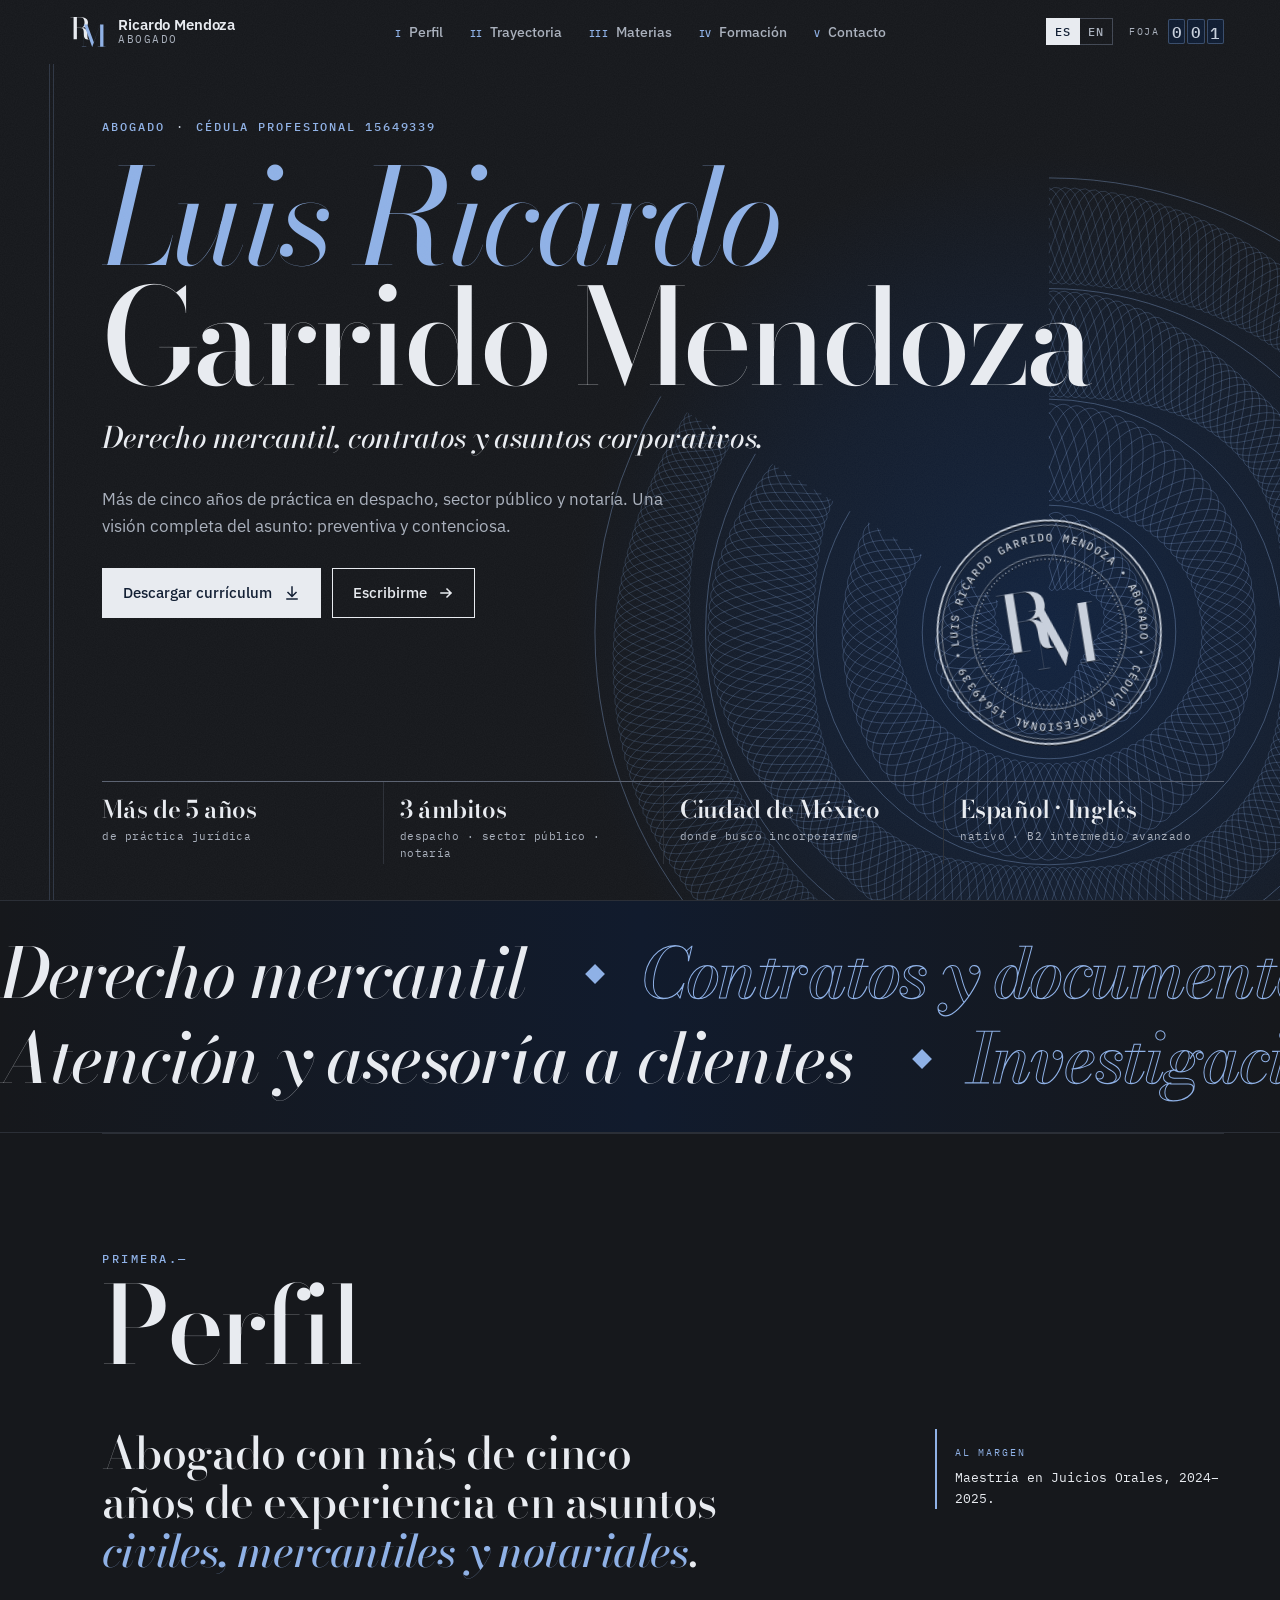
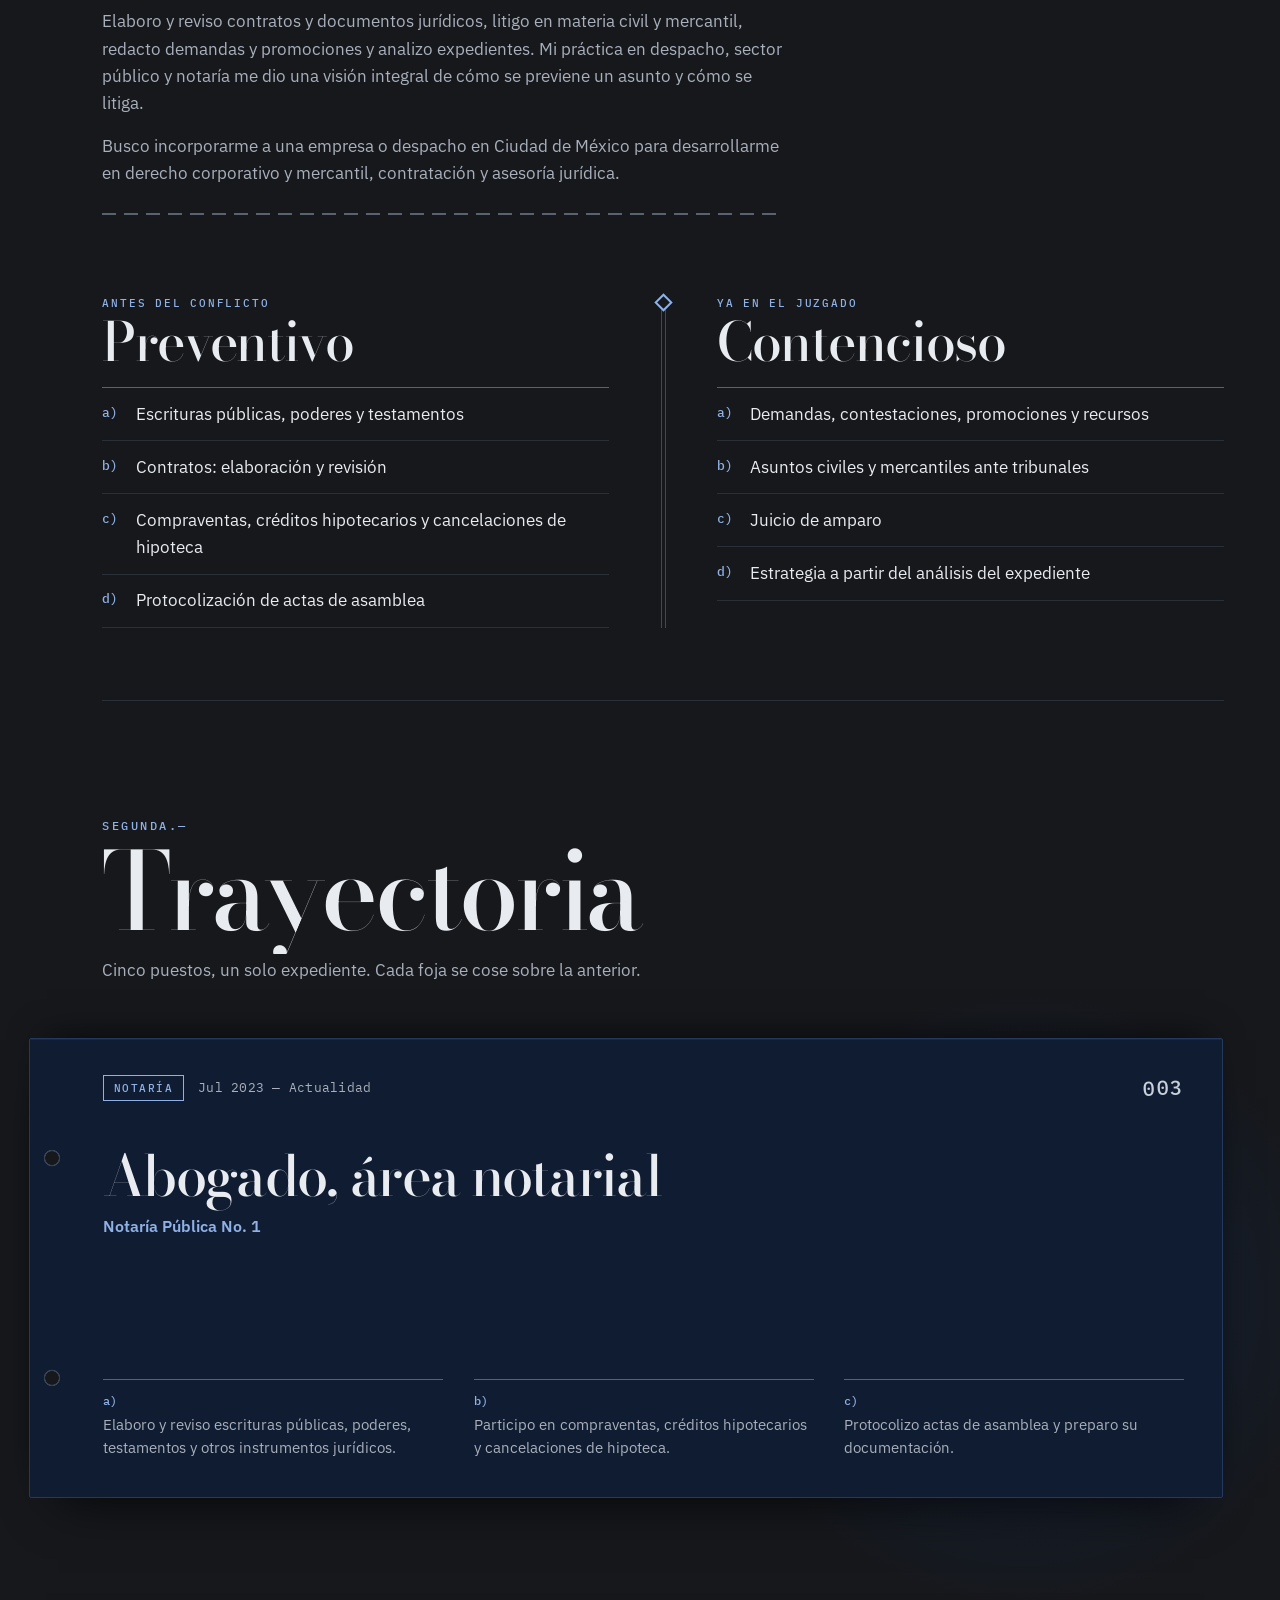
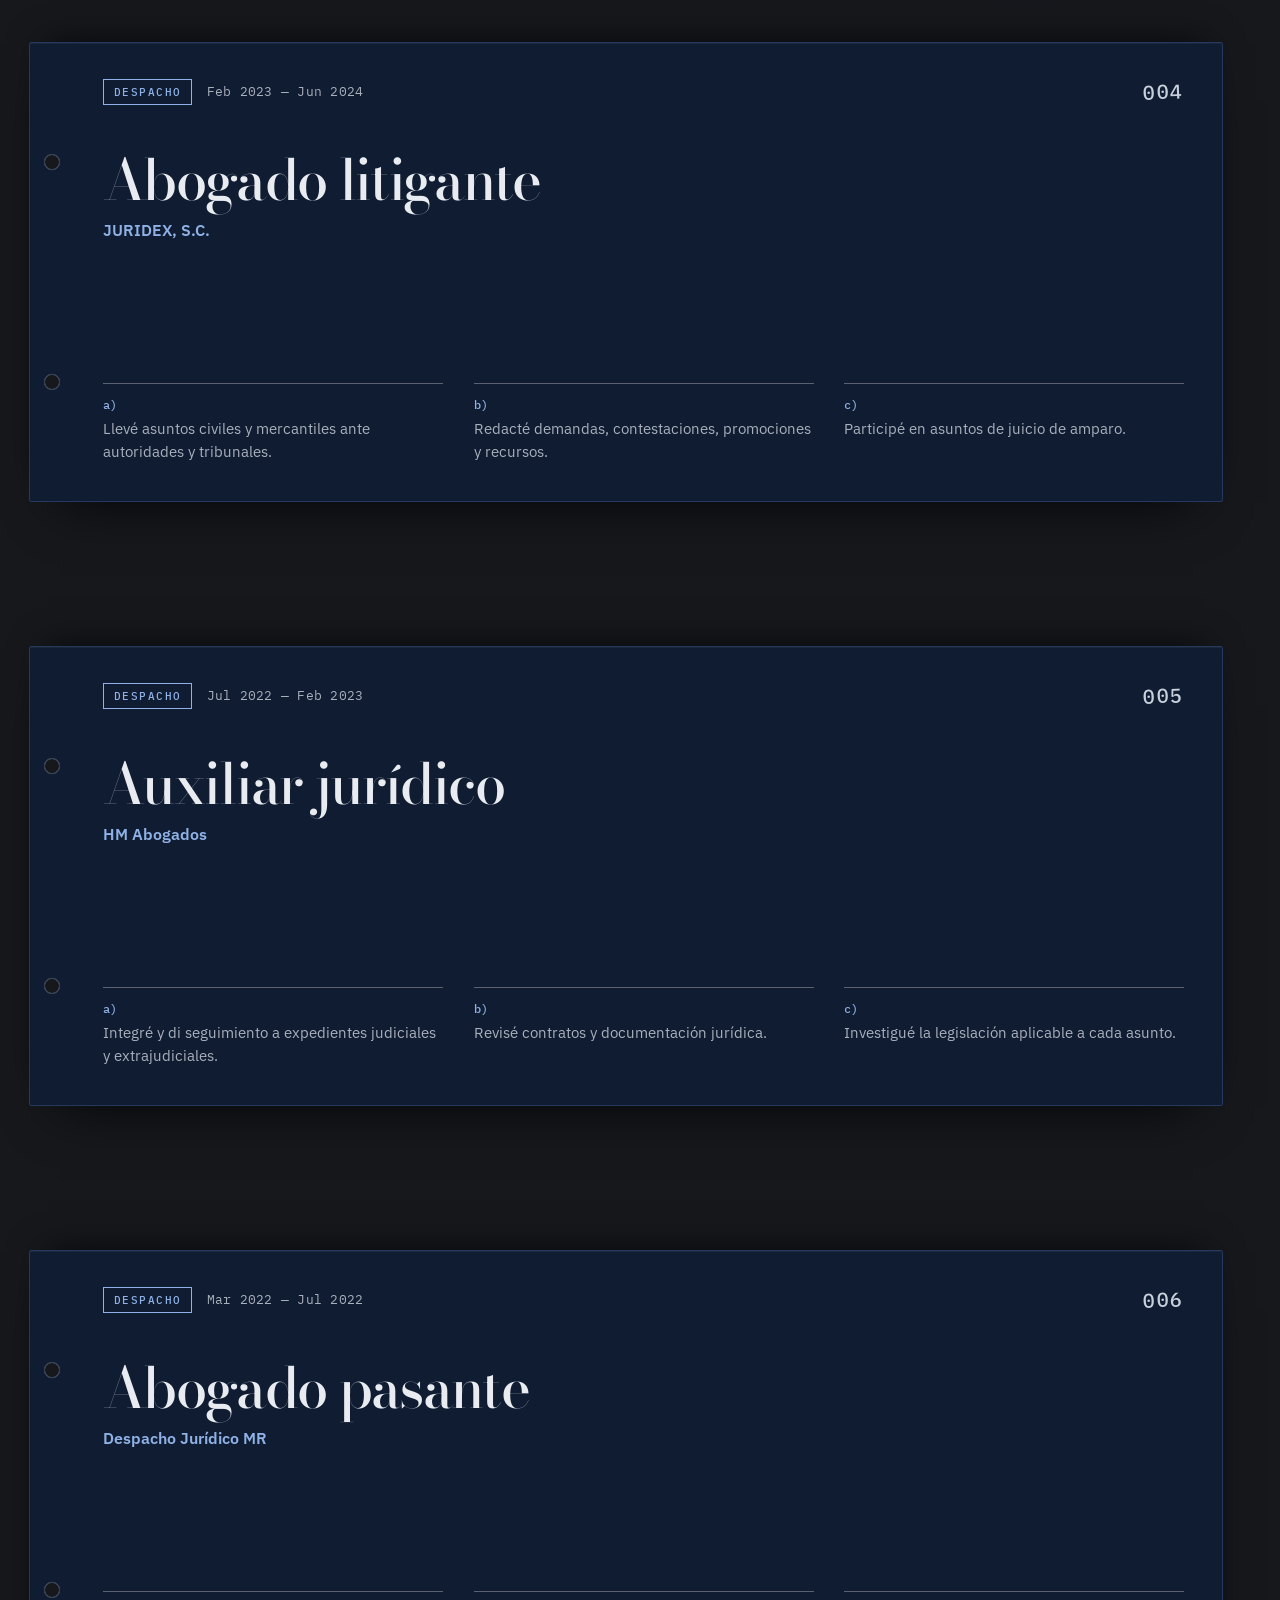
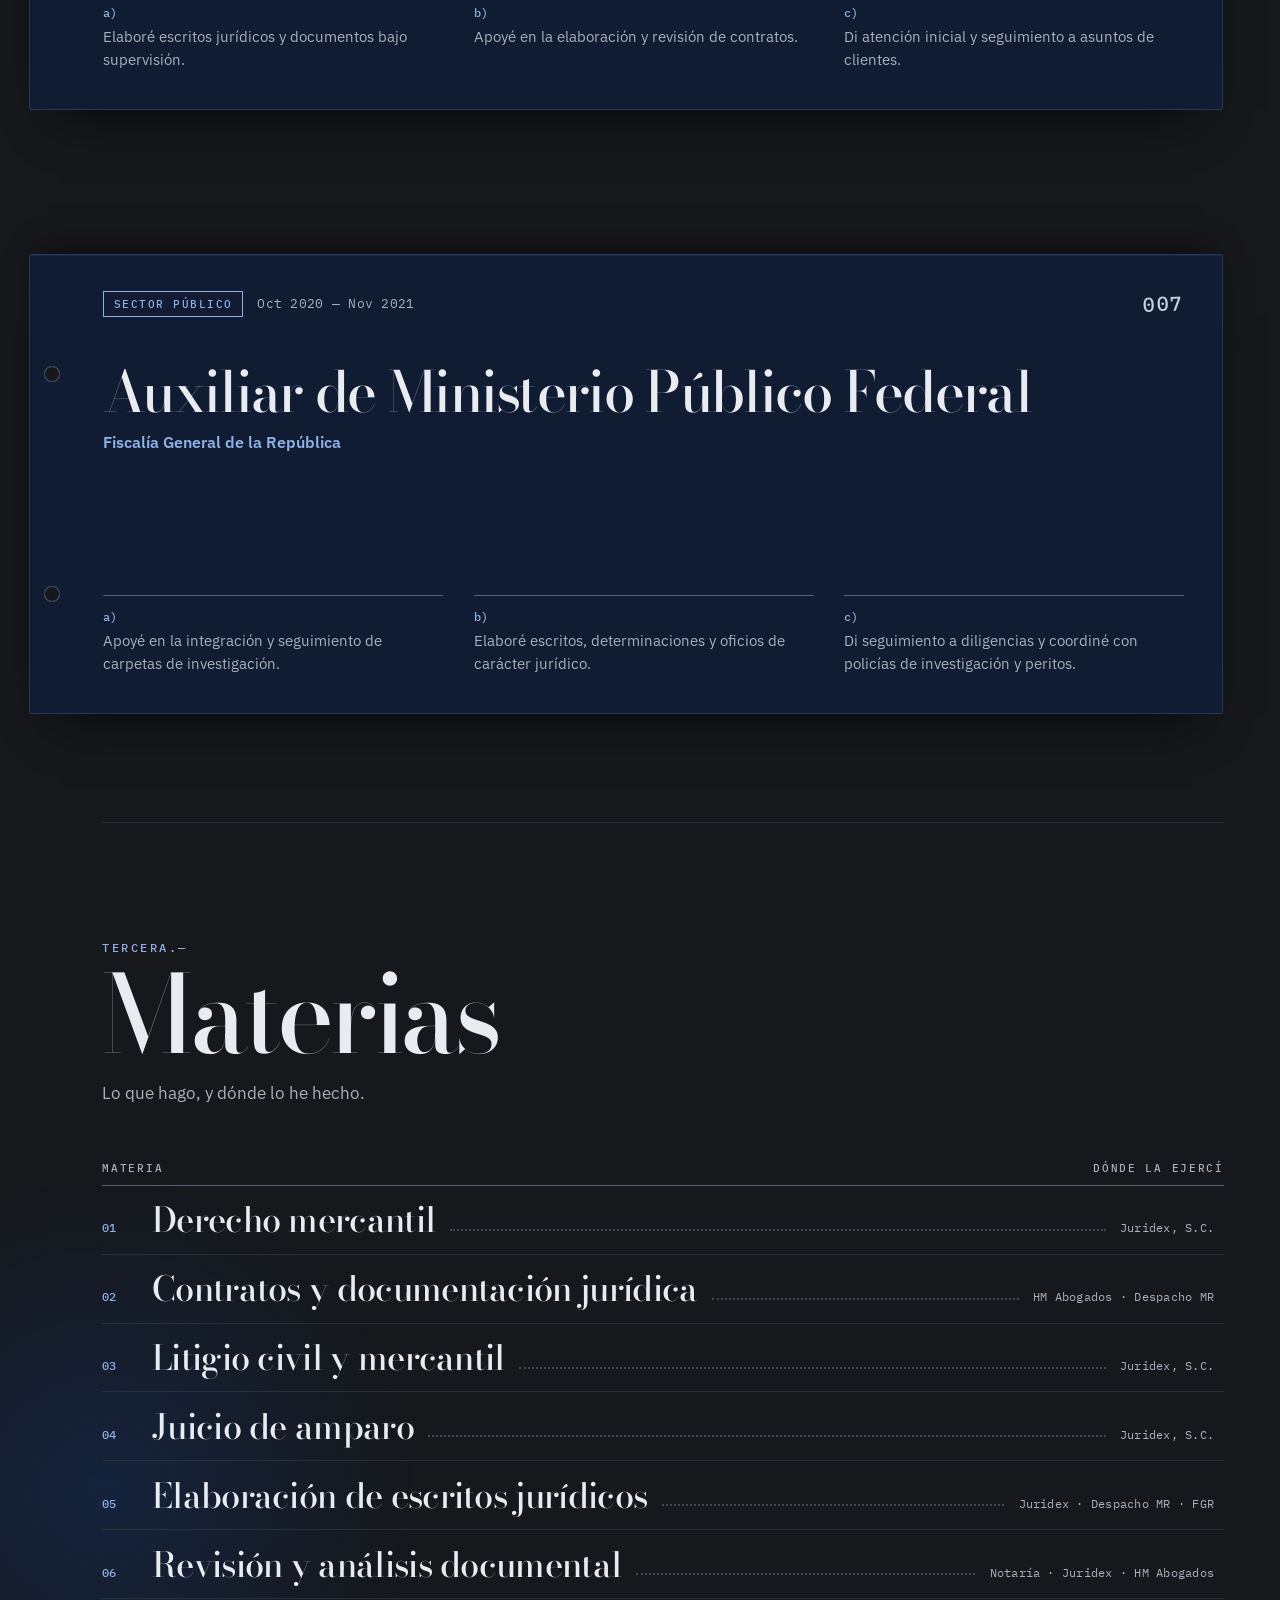
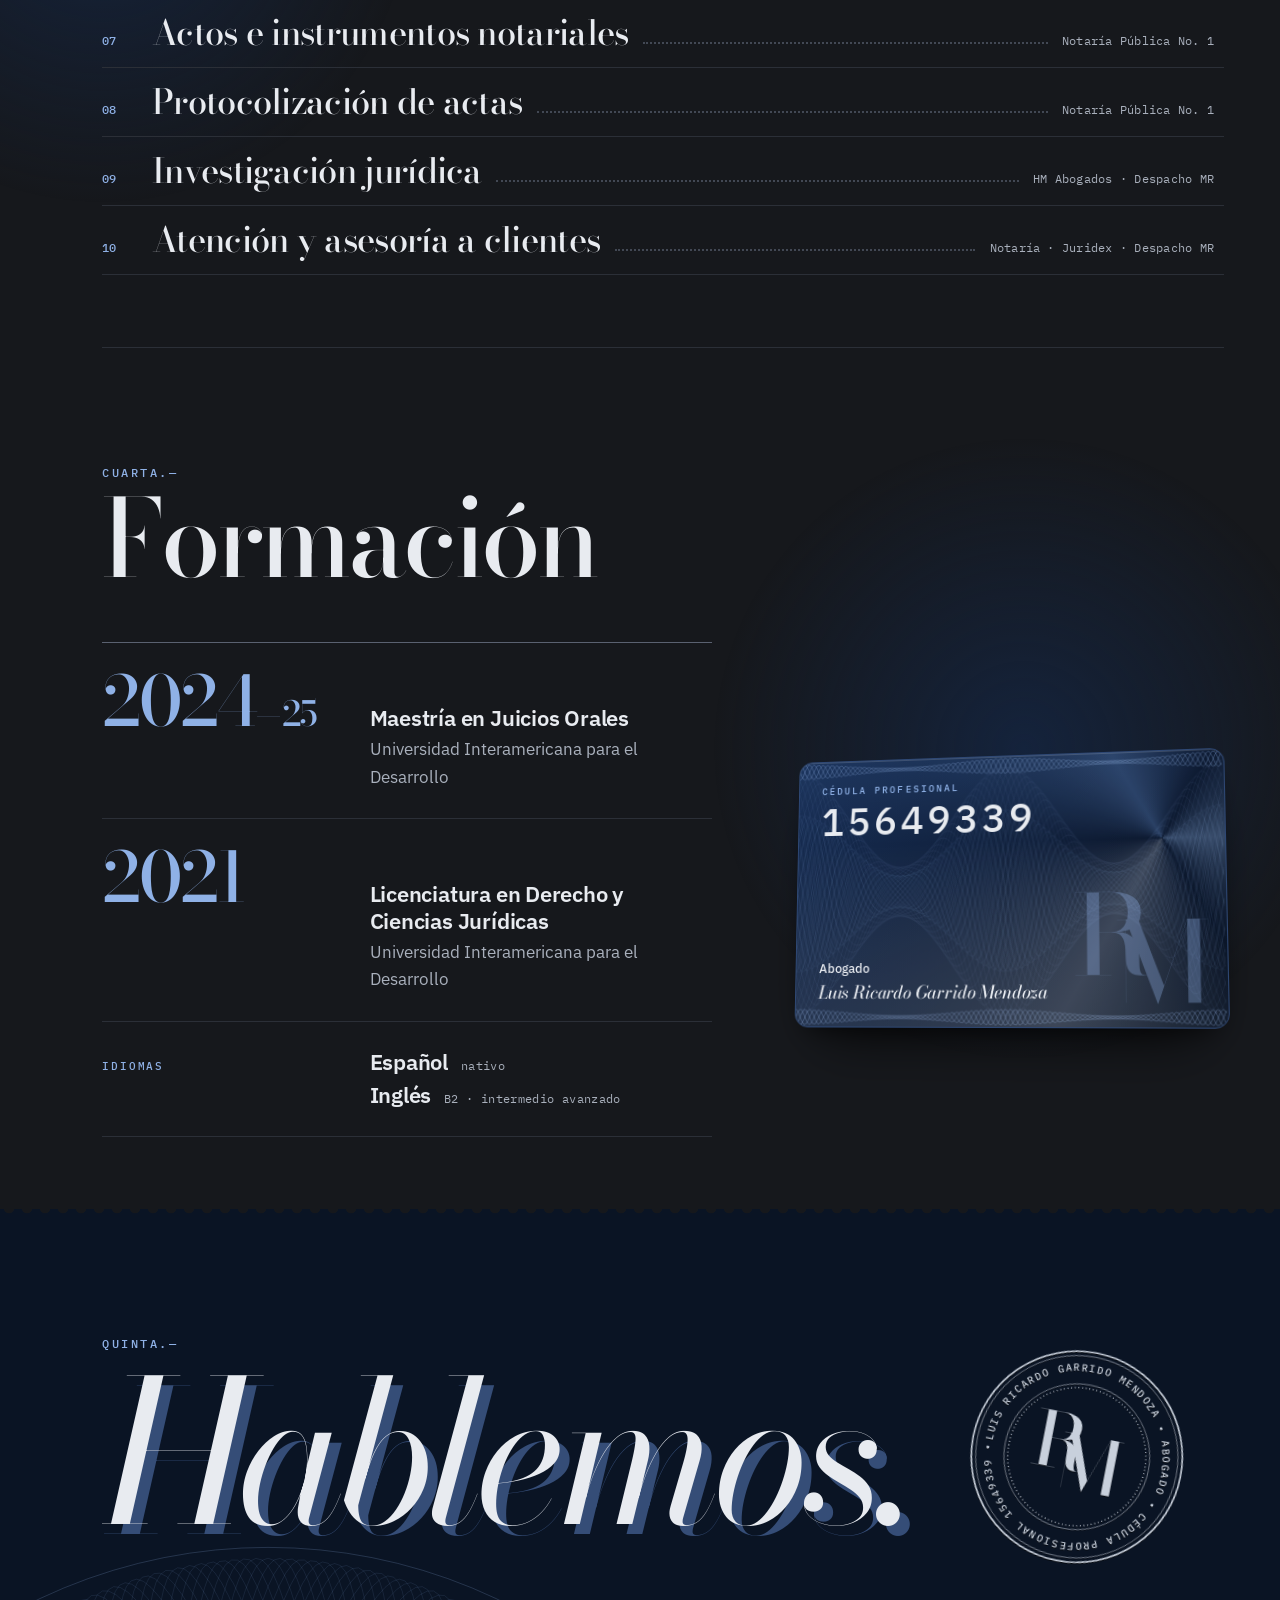
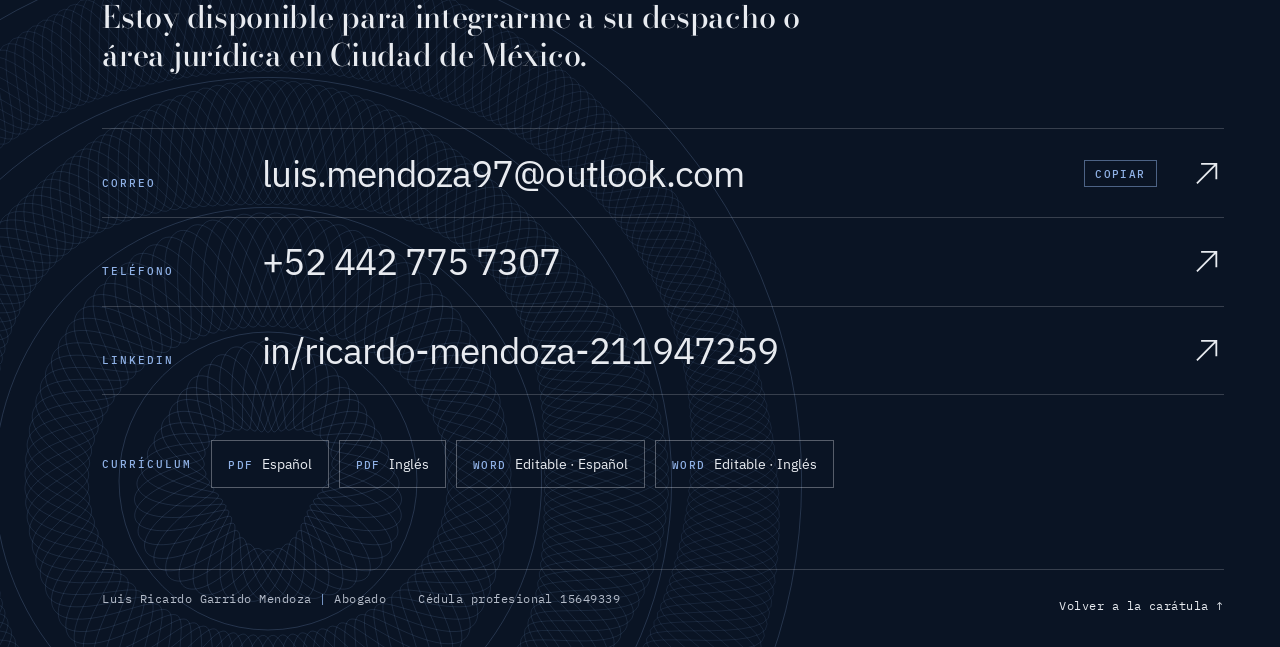
<file: index.html>
<!doctype html>
<html lang="es">
<head>
<meta charset="utf-8">
<meta name="viewport" content="width=device-width, initial-scale=1">
<title>Luis Ricardo Garrido Mendoza · Abogado</title>
<meta name="description" content="Abogado con más de cinco años de práctica en despacho, sector público y notaría. Derecho mercantil, contratos y asuntos corporativos. Cédula profesional 15649339.">
<!-- Se queda fuera de buscadores hasta que Ricardo lo autorice: lleva su teléfono y su correo. -->
<meta name="robots" content="noindex">
<meta name="theme-color" content="#16181C">
<meta property="og:type" content="profile">
<meta property="og:title" content="Luis Ricardo Garrido Mendoza · Abogado">
<meta property="og:description" content="Derecho mercantil, contratos y asuntos corporativos. Más de cinco años de práctica en despacho, sector público y notaría.">
<meta property="og:image" content="https://bigtigermx.github.io/Ricardo/tarjeta-social.jpg">
<meta name="twitter:card" content="summary_large_image">
<link rel="icon" href="favicon.svg" type="image/svg+xml">
<link rel="preload" href="fuentes/bodoni-moda.woff2" as="font" type="font/woff2" crossorigin>
<link rel="preload" href="fuentes/plex-sans.woff2" as="font" type="font/woff2" crossorigin>
<link rel="stylesheet" href="estilo.css?v=53ef3a46">
<script>(function(d){d.classList.add('js');try{if(sessionStorage.getItem('rm-visto'))d.classList.add('sin-telon');else sessionStorage.setItem('rm-visto','1')}catch(e){}})(document.documentElement)</script>
</head>
<body>

<!-- Piezas del sello, definidas una vez y usadas en la carátula, el menú y el cierre -->
<svg class="defs" width="0" height="0" aria-hidden="true" focusable="false">
  <defs>
    <path id="circ" d="M200,200 m-158,0 a158,158 0 1,1 316,0 a158,158 0 1,1 -316,0"/>
    <symbol id="s-mono" viewBox="-60 -330 2570 2180">
      <path d="M396.0 768V772H693.2Q789.3 772 855.6 814.8Q921.8 857.6 956.1 937.9Q990.4 1018.1 990.4 1130Q990.4 1241.8 956.1 1324.0Q921.8 1406.2 855.3 1451.1Q788.9 1496 693.2 1496H36.0V1500H707.3Q862.5 1500 978.8 1461.5Q1095.1 1423 1159.6 1341.5Q1224.0 1260 1224.0 1130Q1224.0 1000 1163.6 920.3Q1103.1 840.7 987.7 804.3Q872.4 768 707.2 768ZM36.0 0V4H688.4V0ZM249.6 2V1498H474.0V2ZM1197.2 -11.4Q1106.0 -11.4 1054.8 21.4Q1003.6 54.1 980.0 109.8Q956.5 165.6 950.3 234.9Q944.1 304.2 943.1 378.2Q942.2 452.2 935.6 521.5Q929.1 590.8 905.6 646.6Q882.2 702.4 830.1 735.2Q778.0 768 686.0 768H396.0V772H759.6Q904.8 772 990.1 730.1Q1075.3 688.1 1117.1 619.6Q1158.9 551.1 1172.4 468.7Q1185.9 386.3 1186.3 303.9Q1186.6 221.4 1188.6 152.9Q1190.6 84.4 1209.7 42.5Q1228.8 0.6 1281.8 0.6Q1313.8 0.6 1342.4 7.8Q1371.0 15.1 1392.0 25.1L1394.0 23.1Q1370.0 10.1 1320.0 -0.6Q1269.9 -11.4 1197.2 -11.4Z" transform="translate(0 1250) scale(1 -1)" fill="var(--mono-r, currentColor)"/>
      <path d="M748.0 -20 192.0 1500H416.6L860.2 305.0L1284.0 1500H1288.0L751.7 -20ZM194.0 1500V4H349.2V0H45.2V4H190.0V1496H36.0V1500ZM1649.6 1500V1496H1509.6V4H1649.6V0H1125.2V4H1286.0V1500Z" transform="translate(760 1750) scale(1 -1)" fill="var(--mono-m, currentColor)"/>
    </symbol>
    <symbol id="s-anillo" viewBox="0 0 400 400">
      <circle cx="200" cy="200" r="194" fill="none" stroke="currentColor" stroke-width="3"/>
      <circle cx="200" cy="200" r="186" fill="none" stroke="currentColor" stroke-width="1"/>
      <circle cx="200" cy="200" r="134" fill="none" stroke="currentColor" stroke-width="1"/>
      <circle cx="200" cy="200" r="127" fill="none" stroke="currentColor" stroke-width="2.5" stroke-dasharray="1.5 5.2"/>
      <text font-family="'IBM Plex Mono', ui-monospace, monospace" font-size="19" font-weight="500" fill="currentColor">
        <textPath href="#circ" textLength="984" lengthAdjust="spacing">LUIS RICARDO GARRIDO MENDOZA • ABOGADO • CÉDULA PROFESIONAL 15649339 •</textPath>
      </text>
    </symbol>
  </defs>
</svg>

<a class="salto" href="#contenido" data-en="Skip to content">Saltar al contenido</a>

<!-- Telón de entrada (sólo la primera vez por visita), grano de papel y el foco que sigue al cursor -->
<div class="telon" aria-hidden="true">
  <svg viewBox="-60 -330 2570 2180"><path class="tr tr--r" pathLength="1" d="M396.0 768V772H693.2Q789.3 772 855.6 814.8Q921.8 857.6 956.1 937.9Q990.4 1018.1 990.4 1130Q990.4 1241.8 956.1 1324.0Q921.8 1406.2 855.3 1451.1Q788.9 1496 693.2 1496H36.0V1500H707.3Q862.5 1500 978.8 1461.5Q1095.1 1423 1159.6 1341.5Q1224.0 1260 1224.0 1130Q1224.0 1000 1163.6 920.3Q1103.1 840.7 987.7 804.3Q872.4 768 707.2 768ZM36.0 0V4H688.4V0ZM249.6 2V1498H474.0V2ZM1197.2 -11.4Q1106.0 -11.4 1054.8 21.4Q1003.6 54.1 980.0 109.8Q956.5 165.6 950.3 234.9Q944.1 304.2 943.1 378.2Q942.2 452.2 935.6 521.5Q929.1 590.8 905.6 646.6Q882.2 702.4 830.1 735.2Q778.0 768 686.0 768H396.0V772H759.6Q904.8 772 990.1 730.1Q1075.3 688.1 1117.1 619.6Q1158.9 551.1 1172.4 468.7Q1185.9 386.3 1186.3 303.9Q1186.6 221.4 1188.6 152.9Q1190.6 84.4 1209.7 42.5Q1228.8 0.6 1281.8 0.6Q1313.8 0.6 1342.4 7.8Q1371.0 15.1 1392.0 25.1L1394.0 23.1Q1370.0 10.1 1320.0 -0.6Q1269.9 -11.4 1197.2 -11.4Z" transform="translate(0 1250) scale(1 -1)"/><path class="tr tr--m" pathLength="1" d="M748.0 -20 192.0 1500H416.6L860.2 305.0L1284.0 1500H1288.0L751.7 -20ZM194.0 1500V4H349.2V0H45.2V4H190.0V1496H36.0V1500ZM1649.6 1500V1496H1509.6V4H1649.6V0H1125.2V4H1286.0V1500Z" transform="translate(760 1750) scale(1 -1)"/></svg>
  <span class="telon__linea"></span>
</div>
<div class="grano" aria-hidden="true"></div>
<div class="foco" id="foco" aria-hidden="true"></div>

<!-- El margen del pliego: doble raya roja, hilo de la costura y su nudo -->
<div class="margen" aria-hidden="true">
  <span class="margen__raya"></span>
  <span class="margen__hilo"></span>
  <span class="margen__nudo"></span>
</div>

<header class="barra" id="barra">
  <a class="marca" href="#caratula" aria-label="Luis Ricardo Garrido Mendoza, inicio" data-en-aria-label="Luis Ricardo Garrido Mendoza, home">
    <svg class="marca__mono" viewBox="-60 -330 2570 2180" aria-hidden="true">
      <path class="tr tr--r" pathLength="1" d="M396.0 768V772H693.2Q789.3 772 855.6 814.8Q921.8 857.6 956.1 937.9Q990.4 1018.1 990.4 1130Q990.4 1241.8 956.1 1324.0Q921.8 1406.2 855.3 1451.1Q788.9 1496 693.2 1496H36.0V1500H707.3Q862.5 1500 978.8 1461.5Q1095.1 1423 1159.6 1341.5Q1224.0 1260 1224.0 1130Q1224.0 1000 1163.6 920.3Q1103.1 840.7 987.7 804.3Q872.4 768 707.2 768ZM36.0 0V4H688.4V0ZM249.6 2V1498H474.0V2ZM1197.2 -11.4Q1106.0 -11.4 1054.8 21.4Q1003.6 54.1 980.0 109.8Q956.5 165.6 950.3 234.9Q944.1 304.2 943.1 378.2Q942.2 452.2 935.6 521.5Q929.1 590.8 905.6 646.6Q882.2 702.4 830.1 735.2Q778.0 768 686.0 768H396.0V772H759.6Q904.8 772 990.1 730.1Q1075.3 688.1 1117.1 619.6Q1158.9 551.1 1172.4 468.7Q1185.9 386.3 1186.3 303.9Q1186.6 221.4 1188.6 152.9Q1190.6 84.4 1209.7 42.5Q1228.8 0.6 1281.8 0.6Q1313.8 0.6 1342.4 7.8Q1371.0 15.1 1392.0 25.1L1394.0 23.1Q1370.0 10.1 1320.0 -0.6Q1269.9 -11.4 1197.2 -11.4Z" transform="translate(0 1250) scale(1 -1)"/>
      <path class="tr tr--m" pathLength="1" d="M748.0 -20 192.0 1500H416.6L860.2 305.0L1284.0 1500H1288.0L751.7 -20ZM194.0 1500V4H349.2V0H45.2V4H190.0V1496H36.0V1500ZM1649.6 1500V1496H1509.6V4H1649.6V0H1125.2V4H1286.0V1500Z" transform="translate(760 1750) scale(1 -1)"/>
    </svg>
    <span class="marca__txt">Ricardo Mendoza<small data-en="Attorney">Abogado</small></span>
  </a>
  <nav class="indice" aria-label="Secciones" data-en-aria-label="Sections">
    <a href="#perfil"><i>I</i><span data-en="Profile">Perfil</span></a>
    <a href="#trayectoria"><i>II</i><span data-en="Experience">Trayectoria</span></a>
    <a href="#materias"><i>III</i><span data-en="Practice">Materias</span></a>
    <a href="#formacion"><i>IV</i><span data-en="Education">Formación</span></a>
    <a href="#contacto"><i>V</i><span data-en="Contact">Contacto</span></a>
  </nav>
  <div class="barra__fin">
    <button class="idioma" type="button" aria-label="Cambiar a inglés" data-en-aria-label="Switch to Spanish">
      <span class="idioma__op" data-l="es">ES</span><span class="idioma__op" data-l="en">EN</span>
    </button>
    <div class="foliador" aria-hidden="true"><span class="foliador__r" data-en="Folio">Foja</span><span class="foliador__n" id="foliador">001</span></div>
  </div>
</header>

<main id="contenido">

<!-- ═════════════ CARÁTULA ═════════════ -->
<section class="caratula" id="caratula" data-foja="1">
  <canvas class="roseta" id="roseta" aria-hidden="true"></canvas>

  <div class="caratula__texto">
    <p class="rotulo ent ent--1"><span data-en="Attorney">Abogado</span><b>·</b><span data-en="Professional licence 15649339">Cédula profesional 15649339</span></p>
    <h1 class="nombre" aria-label="Luis Ricardo Garrido Mendoza">
      <span class="ln"><span class="ln__i nombre__pila" style="--d:.05s">Luis Ricardo</span></span>
      <span class="ln"><span class="ln__i" style="--d:.16s">Garrido </span></span><span class="ln"><span class="ln__i" style="--d:.27s">Mendoza</span></span>
    </h1>
    <p class="materia ent ent--2" data-en="Commercial law, contracts &amp; corporate matters.">Derecho mercantil, contratos y asuntos corporativos.</p>
    <div class="caratula__pie">
      <p class="entrada ent ent--3" data-en="More than five years of practice across private firms, the public sector and a notary office. One view of the whole matter: preventive and contentious.">Más de cinco años de práctica en despacho, sector público y notaría. Una visión completa del asunto: preventiva y contenciosa.</p>
      <div class="acciones ent ent--4">
        <a class="boton boton--lleno" href="cv/cv-luis-ricardo-garrido-mendoza-es.pdf" data-en-href="cv/cv-luis-ricardo-garrido-mendoza-en.pdf" download><span data-en="Download résumé">Descargar currículum</span><svg viewBox="0 0 16 16" aria-hidden="true"><path d="M8 2v9M4 7.5 8 11.5 12 7.5M3 14h10"/></svg></a>
        <a class="boton" href="#contacto"><span data-en="Get in touch">Escribirme</span><svg viewBox="0 0 16 16" aria-hidden="true"><path d="M3 8h10M9 4l4 4-4 4"/></svg></a>
      </div>
    </div>
  </div>

  <div class="sello sello--caratula" aria-hidden="true">
    <svg class="sello__anillo" viewBox="0 0 400 400"><use href="#s-anillo"/></svg>
    <svg class="sello__mono" viewBox="0 0 400 400"><use href="#s-mono" x="112" y="118" width="176" height="150"/></svg>
    <span class="sello__onda"></span>
  </div>

  <ul class="datos ent ent--5">
    <li><b data-en="Over 5 years">Más de 5 años</b><span data-en="of legal practice">de práctica jurídica</span></li>
    <li><b data-en="3 settings">3 ámbitos</b><span data-en="private firm · public sector · notary office">despacho · sector público · notaría</span></li>
    <li><b data-en="Mexico City">Ciudad de México</b><span data-en="where I am looking to join a firm or company">donde busco incorporarme</span></li>
    <li><b data-en="Spanish · English">Español · Inglés</b><span data-en="native · B2 upper-intermediate">nativo · B2 intermedio avanzado</span></li>
  </ul>
</section>

<!-- La cinta: sus materias corriendo en dos renglones. La llena el motor desde la tabla de Materias. -->
<div class="cinta" id="cinta" aria-hidden="true"></div>

<!-- ═════════════ PRIMERA · PERFIL ═════════════ -->
<section class="pliego" id="perfil" data-foja="2">
  <header class="clausula">
    <p class="clausula__n rv"><span data-en="First">Primera</span>.—</p>
    <h2 class="clausula__t"><span class="ln"><span class="ln__i rv-ln" data-en="Profile">Perfil</span></span></h2>
  </header>

  <div class="perfil">
    <p class="perfil__tesis rv" data-en="An attorney with more than five years of experience in <em>civil, commercial and notarial</em> matters.">Abogado con más de cinco años de experiencia en asuntos <em>civiles, mercantiles y notariales</em>.</p>
    <div class="perfil__cuerpo">
      <p class="rv" data-en="I draft and review contracts and legal documents, litigate civil and commercial cases, prepare claims and motions, and analyse case files. Working in private practice, the public sector and a notary office has given me a full view of how a matter is prevented and how it is argued.">Elaboro y reviso contratos y documentos jurídicos, litigo en materia civil y mercantil, redacto demandas y promociones y analizo expedientes. Mi práctica en despacho, sector público y notaría me dio una visión integral de cómo se previene un asunto y cómo se litiga.</p>
      <p class="rv" data-en="I am looking to join a company or law firm in Mexico City to grow in corporate and commercial law, contracts and legal advisory.">Busco incorporarme a una empresa o despacho en Ciudad de México para desarrollarme en derecho corporativo y mercantil, contratación y asesoría jurídica.</p>
      <span class="relleno rv-x" aria-hidden="true"></span>
    </div>
    <aside class="nota rv" aria-label="Nota al margen" data-en-aria-label="Margin note">
      <p class="nota__r" data-en="In the margin">Al margen</p>
      <p data-en="Master’s degree in Oral Trials, 2024–2025.">Maestría en Juicios Orales, 2024–2025.</p>
    </aside>
  </div>

  <div class="frentes">
    <article class="frente rv">
      <p class="frente__r"><span data-en="Before the dispute">Antes del conflicto</span></p>
      <h3 data-en="Preventive">Preventivo</h3>
      <ul>
        <li data-en="Public deeds, powers of attorney and wills">Escrituras públicas, poderes y testamentos</li>
        <li data-en="Contracts: drafting and review">Contratos: elaboración y revisión</li>
        <li data-en="Sales, mortgage loans and mortgage releases">Compraventas, créditos hipotecarios y cancelaciones de hipoteca</li>
        <li data-en="Notarisation of shareholders’ meeting minutes">Protocolización de actas de asamblea</li>
      </ul>
    </article>
    <div class="frentes__eje" aria-hidden="true"><span></span></div>
    <article class="frente rv">
      <p class="frente__r"><span data-en="Once in court">Ya en el juzgado</span></p>
      <h3 data-en="Contentious">Contencioso</h3>
      <ul>
        <li data-en="Claims, answers, motions and appeals">Demandas, contestaciones, promociones y recursos</li>
        <li data-en="Civil and commercial cases before the courts">Asuntos civiles y mercantiles ante tribunales</li>
        <li data-en="Amparo proceedings">Juicio de amparo</li>
        <li data-en="Strategy built from the analysis of the case file">Estrategia a partir del análisis del expediente</li>
      </ul>
    </article>
  </div>
</section>

<!-- ═════════════ SEGUNDA · TRAYECTORIA ═════════════ -->
<section class="pliego pliego--legajo" id="trayectoria">
  <header class="clausula">
    <p class="clausula__n rv"><span data-en="Second">Segunda</span>.—</p>
    <h2 class="clausula__t"><span class="ln"><span class="ln__i rv-ln" data-en="Experience">Trayectoria</span></span></h2>
    <p class="clausula__s rv" data-en="Five positions, one case file. Each sheet is stitched on top of the last.">Cinco puestos, un solo expediente. Cada foja se cose sobre la anterior.</p>
  </header>

  <div class="legajo" id="legajo">
    <article class="foja" data-foja="3" style="--i:0">
      <header class="foja__cab">
        <p class="foja__amb" data-en="Notary office">Notaría</p>
        <p class="foja__fechas" data-en="Jul 2023 — Present">Jul 2023 — Actualidad</p>
        <p class="foja__folio" aria-hidden="true">003</p>
      </header>
      <h3 class="foja__puesto" data-en="Attorney, notarial practice">Abogado, área notarial</h3>
      <p class="foja__org">Notaría Pública No. 1</p>
      <ul class="foja__lista">
        <li data-en="Draft and review public deeds, powers of attorney, wills and other legal instruments.">Elaboro y reviso escrituras públicas, poderes, testamentos y otros instrumentos jurídicos.</li>
        <li data-en="Take part in sales, mortgage loans and mortgage releases.">Participo en compraventas, créditos hipotecarios y cancelaciones de hipoteca.</li>
        <li data-en="Notarise shareholders’ meeting minutes and prepare the supporting documents.">Protocolizo actas de asamblea y preparo su documentación.</li>
      </ul>
    </article>

    <article class="foja" data-foja="4" style="--i:1">
      <header class="foja__cab">
        <p class="foja__amb" data-en="Law firm">Despacho</p>
        <p class="foja__fechas" data-en="Feb 2023 — Jun 2024">Feb 2023 — Jun 2024</p>
        <p class="foja__folio" aria-hidden="true">004</p>
      </header>
      <h3 class="foja__puesto" data-en="Litigation attorney">Abogado litigante</h3>
      <p class="foja__org">JURIDEX, S.C.</p>
      <ul class="foja__lista">
        <li data-en="Handled civil and commercial matters before authorities and courts.">Llevé asuntos civiles y mercantiles ante autoridades y tribunales.</li>
        <li data-en="Drafted claims, answers, motions and appeals.">Redacté demandas, contestaciones, promociones y recursos.</li>
        <li data-en="Took part in amparo proceedings.">Participé en asuntos de juicio de amparo.</li>
      </ul>
    </article>

    <article class="foja" data-foja="5" style="--i:2">
      <header class="foja__cab">
        <p class="foja__amb" data-en="Law firm">Despacho</p>
        <p class="foja__fechas" data-en="Jul 2022 — Feb 2023">Jul 2022 — Feb 2023</p>
        <p class="foja__folio" aria-hidden="true">005</p>
      </header>
      <h3 class="foja__puesto" data-en="Legal assistant">Auxiliar jurídico</h3>
      <p class="foja__org">HM Abogados</p>
      <ul class="foja__lista">
        <li data-en="Assembled and followed up judicial and out-of-court case files.">Integré y di seguimiento a expedientes judiciales y extrajudiciales.</li>
        <li data-en="Reviewed contracts and legal documents.">Revisé contratos y documentación jurídica.</li>
        <li data-en="Researched the legislation applicable to each matter.">Investigué la legislación aplicable a cada asunto.</li>
      </ul>
    </article>

    <article class="foja" data-foja="6" style="--i:3">
      <header class="foja__cab">
        <p class="foja__amb" data-en="Law firm">Despacho</p>
        <p class="foja__fechas" data-en="Mar 2022 — Jul 2022">Mar 2022 — Jul 2022</p>
        <p class="foja__folio" aria-hidden="true">006</p>
      </header>
      <h3 class="foja__puesto" data-en="Trainee attorney">Abogado pasante</h3>
      <p class="foja__org">Despacho Jurídico MR</p>
      <ul class="foja__lista">
        <li data-en="Drafted legal briefs and documents under supervision.">Elaboré escritos jurídicos y documentos bajo supervisión.</li>
        <li data-en="Supported the drafting and review of contracts.">Apoyé en la elaboración y revisión de contratos.</li>
        <li data-en="First contact with clients and follow-up of their matters.">Di atención inicial y seguimiento a asuntos de clientes.</li>
      </ul>
    </article>

    <article class="foja" data-foja="7" style="--i:4">
      <header class="foja__cab">
        <p class="foja__amb" data-en="Public sector">Sector público</p>
        <p class="foja__fechas" data-en="Oct 2020 — Nov 2021">Oct 2020 — Nov 2021</p>
        <p class="foja__folio" aria-hidden="true">007</p>
      </header>
      <h3 class="foja__puesto" data-en="Assistant to the Federal Public Prosecutor">Auxiliar de Ministerio Público Federal</h3>
      <p class="foja__org" data-en="Fiscalía General de la República (Office of the Attorney General of Mexico)">Fiscalía General de la República</p>
      <ul class="foja__lista">
        <li data-en="Supported the assembly and follow-up of investigation files.">Apoyé en la integración y seguimiento de carpetas de investigación.</li>
        <li data-en="Drafted legal briefs, determinations and official letters.">Elaboré escritos, determinaciones y oficios de carácter jurídico.</li>
        <li data-en="Followed up proceedings and coordinated with investigative police and expert witnesses.">Di seguimiento a diligencias y coordiné con policías de investigación y peritos.</li>
      </ul>
    </article>
  </div>
</section>

<!-- ═════════════ TERCERA · MATERIAS ═════════════ -->
<section class="pliego" id="materias" data-foja="8">
  <header class="clausula">
    <p class="clausula__n rv"><span data-en="Third">Tercera</span>.—</p>
    <h2 class="clausula__t"><span class="ln"><span class="ln__i rv-ln" data-en="Practice areas">Materias</span></span></h2>
    <p class="clausula__s rv" data-en="What I do, and where I have done it.">Lo que hago, y dónde lo he hecho.</p>
  </header>

  <div class="tabla">
    <p class="tabla__cab" aria-hidden="true"><span data-en="Area">Materia</span><span data-en="Where I practised it">Dónde la ejercí</span></p>
    <ol class="materias">
      <li class="mat"><span class="mat__n">01</span><span class="mat__t" data-en="Commercial law">Derecho mercantil</span><span class="mat__p" aria-hidden="true"></span><span class="mat__r">Juridex, S.C.</span></li>
      <li class="mat"><span class="mat__n">02</span><span class="mat__t" data-en="Contracts and legal documents">Contratos y documentación jurídica</span><span class="mat__p" aria-hidden="true"></span><span class="mat__r">HM Abogados · Despacho MR</span></li>
      <li class="mat"><span class="mat__n">03</span><span class="mat__t" data-en="Civil and commercial litigation">Litigio civil y mercantil</span><span class="mat__p" aria-hidden="true"></span><span class="mat__r">Juridex, S.C.</span></li>
      <li class="mat"><span class="mat__n">04</span><span class="mat__t" data-en="Amparo proceedings">Juicio de amparo</span><span class="mat__p" aria-hidden="true"></span><span class="mat__r">Juridex, S.C.</span></li>
      <li class="mat"><span class="mat__n">05</span><span class="mat__t" data-en="Drafting of legal briefs">Elaboración de escritos jurídicos</span><span class="mat__p" aria-hidden="true"></span><span class="mat__r">Juridex · Despacho MR · FGR</span></li>
      <li class="mat"><span class="mat__n">06</span><span class="mat__t" data-en="Document review and analysis">Revisión y análisis documental</span><span class="mat__p" aria-hidden="true"></span><span class="mat__r" data-en="Notary office · Juridex · HM Abogados">Notaría · Juridex · HM Abogados</span></li>
      <li class="mat"><span class="mat__n">07</span><span class="mat__t" data-en="Notarial acts and instruments">Actos e instrumentos notariales</span><span class="mat__p" aria-hidden="true"></span><span class="mat__r">Notaría Pública No. 1</span></li>
      <li class="mat"><span class="mat__n">08</span><span class="mat__t" data-en="Notarisation of meeting minutes">Protocolización de actas</span><span class="mat__p" aria-hidden="true"></span><span class="mat__r">Notaría Pública No. 1</span></li>
      <li class="mat"><span class="mat__n">09</span><span class="mat__t" data-en="Legal research">Investigación jurídica</span><span class="mat__p" aria-hidden="true"></span><span class="mat__r">HM Abogados · Despacho MR</span></li>
      <li class="mat"><span class="mat__n">10</span><span class="mat__t" data-en="Client service and counsel">Atención y asesoría a clientes</span><span class="mat__p" aria-hidden="true"></span><span class="mat__r" data-en="Notary office · Juridex · Despacho MR">Notaría · Juridex · Despacho MR</span></li>
    </ol>
  </div>
</section>

<!-- ═════════════ CUARTA · FORMACIÓN ═════════════ -->
<section class="pliego" id="formacion" data-foja="9">
  <header class="clausula">
    <p class="clausula__n rv"><span data-en="Fourth">Cuarta</span>.—</p>
    <h2 class="clausula__t"><span class="ln"><span class="ln__i rv-ln" data-en="Education">Formación</span></span></h2>
  </header>

  <div class="formacion">
    <ol class="estudios">
      <li class="estudio rv">
        <p class="estudio__a">2024<span>—25</span></p>
        <div>
          <h3 data-en="Master’s degree in Oral Trials">Maestría en Juicios Orales</h3>
          <p>Universidad Interamericana para el Desarrollo</p>
        </div>
      </li>
      <li class="estudio rv">
        <p class="estudio__a">2021</p>
        <div>
          <h3 data-en="Bachelor’s degree in Law and Legal Sciences">Licenciatura en Derecho y Ciencias Jurídicas</h3>
          <p>Universidad Interamericana para el Desarrollo</p>
        </div>
      </li>
      <li class="estudio estudio--idiomas rv">
        <p class="estudio__a estudio__a--txt" data-en="Languages">Idiomas</p>
        <div>
          <h3><span data-en="Spanish">Español</span> <small data-en="native">nativo</small></h3>
          <h3><span data-en="English">Inglés</span> <small data-en="B2 · upper-intermediate">B2 · intermedio avanzado</small></h3>
        </div>
      </li>
    </ol>

    <!-- La cédula: una tarjeta de papel seguridad con kinegrama que sigue al cursor -->
    <div class="cedula-marco rv">
      <div class="cedula" id="cedula">
        <canvas class="cedula__fondo" id="cenefa" aria-hidden="true"></canvas>
        <span class="cedula__kine" aria-hidden="true"></span>
        <p class="cedula__r" data-en="Professional licence">Cédula profesional</p>
        <p class="cedula__n">15649339</p>
        <p class="cedula__t" data-en="Attorney">Abogado</p>
        <p class="cedula__p">Luis Ricardo Garrido Mendoza</p>
        <svg class="cedula__mono" viewBox="0 0 400 400" aria-hidden="true"><use href="#s-mono" x="60" y="80" width="280" height="240"/></svg>
      </div>
    </div>
  </div>
</section>

<!-- ═════════════ QUINTA · CONTACTO (la copia al carbón) ═════════════ -->
<section class="carbon" id="contacto" data-foja="10">
  <canvas class="carbon__roseta" id="roseta2" aria-hidden="true"></canvas>
  <div class="carbon__dentro">
    <header class="clausula clausula--clara">
      <p class="clausula__n rv"><span data-en="Fifth">Quinta</span>.—</p>
      <h2 class="clausula__t clausula__t--xl"><span class="ln"><span class="ln__i rv-ln" data-en="Let’s talk.">Hablemos.</span></span></h2>
    </header>

    <p class="carbon__lead rv" data-en="I am available to join your law firm or legal department in Mexico City.">Estoy disponible para integrarme a su despacho o área jurídica en Ciudad de México.</p>

    <ul class="vias">
      <li class="rv"><a class="via" href="mailto:luis.mendoza97@outlook.com"><span class="via__r" data-en="Email">Correo</span><span class="via__v">luis.mendoza97@outlook.com</span><svg viewBox="0 0 24 24" aria-hidden="true"><path d="M5 19 19 5M8 5h11v11"/></svg></a>
        <button class="copiar" type="button" data-copiar="luis.mendoza97@outlook.com" data-ok="Copiado" data-en-data-ok="Copied"><span data-en="Copy">Copiar</span></button></li>
      <li class="rv"><a class="via" href="tel:+524427757307"><span class="via__r" data-en="Phone">Teléfono</span><span class="via__v">+52 442 775 7307</span><svg viewBox="0 0 24 24" aria-hidden="true"><path d="M5 19 19 5M8 5h11v11"/></svg></a></li>
      <li class="rv"><a class="via" href="https://www.linkedin.com/in/ricardo-mendoza-211947259/" target="_blank" rel="noopener"><span class="via__r">LinkedIn</span><span class="via__v">in/ricardo-mendoza-211947259</span><svg viewBox="0 0 24 24" aria-hidden="true"><path d="M5 19 19 5M8 5h11v11"/></svg></a></li>
    </ul>

    <div class="descargas rv">
      <p class="descargas__r" data-en="Résumé">Currículum</p>
      <a class="ficha" href="cv/cv-luis-ricardo-garrido-mendoza-es.pdf" download><b>PDF</b><span data-en="Spanish">Español</span></a>
      <a class="ficha" href="cv/cv-luis-ricardo-garrido-mendoza-en.pdf" download><b>PDF</b><span data-en="English">Inglés</span></a>
      <a class="ficha" href="cv/cv-luis-ricardo-garrido-mendoza-es.docx" download><b>Word</b><span data-en="Editable · Spanish">Editable · Español</span></a>
      <a class="ficha" href="cv/cv-luis-ricardo-garrido-mendoza-en.docx" download><b>Word</b><span data-en="Editable · English">Editable · Inglés</span></a>
    </div>

    <div class="sello sello--cierre" aria-hidden="true">
      <svg class="sello__anillo" viewBox="0 0 400 400"><use href="#s-anillo"/></svg>
      <svg class="sello__mono" viewBox="0 0 400 400"><use href="#s-mono" x="112" y="118" width="176" height="150"/></svg>
      <span class="sello__onda"></span>
    </div>
  </div>

  <footer class="pie">
    <p>Luis Ricardo Garrido Mendoza <b>|</b> <span data-en="Attorney">Abogado</span></p>
    <p><span data-en="Professional licence">Cédula profesional</span> 15649339</p>
    <a href="#caratula" data-en="Back to the cover ↑">Volver a la carátula ↑</a>
  </footer>
</section>

</main>
<script src="motor.js?v=9d9b1f68" defer></script>
</body>
</html>
</file>
<file: estilo.css>
/* ══════════════════════════════════════════════════════════════════════
   Luis Ricardo Garrido Mendoza · Abogado
   «El instrumento»: el sitio se lee como un pliego notarial.
   Grafito de fondo, marino en las fojas y en el cierre, plata en el sello.
   Paleta pedida por el cliente: gris oscuro y azul oscuro, con plata de acento.
   Un solo tema a propósito.
   ══════════════════════════════════════════════════════════════════════ */

@font-face { font-family: "Bodoni Moda"; src: url("fuentes/bodoni-moda.woff2") format("woff2"); font-weight: 400 900; font-style: normal; font-display: swap; }
@font-face { font-family: "Bodoni Moda"; src: url("fuentes/bodoni-moda-cursiva.woff2") format("woff2"); font-weight: 400 900; font-style: italic; font-display: swap; }
@font-face { font-family: "IBM Plex Sans"; src: url("fuentes/plex-sans.woff2") format("woff2"); font-weight: 100 700; font-style: normal; font-display: swap; }
@font-face { font-family: "IBM Plex Mono"; src: url("fuentes/plex-mono-regular.woff2") format("woff2"); font-weight: 400; font-style: normal; font-display: swap; }
@font-face { font-family: "IBM Plex Mono"; src: url("fuentes/plex-mono-medium.woff2") format("woff2"); font-weight: 500; font-style: normal; font-display: swap; }

:root {
  --papel: #16181C;        /* gris oscuro: grafito, el fondo */
  --hoja: #0F1C31;         /* azul oscuro: las fojas y tarjetas */
  --azul: #14284A;         /* marino medio: rellenos al pasar el cursor */
  --tinta: #E8EBF0;        /* texto: blanco frío */
  --tinta-2: #A9B0BC;      /* texto secundario */
  --sello: #8FB1E6;        /* acento: azul acero, rótulos y líneas */
  --sello-claro: #8FB1E6;
  --folio: #C8D0DC;        /* plata: folios y sello */
  --linea: #5A6170;        /* filete fuerte */
  --regla: #2B2F37;        /* filetes */
  --regla-2: #424854;
  --borde-hoja: #23395E;
  --carbon: #0A1424;       /* marino profundo: el cierre */
  --carbon-2: #101F38;

  --serif: "Bodoni Moda", "Bodoni 72", Didot, "Times New Roman", serif;
  --sans: "IBM Plex Sans", "Helvetica Neue", Arial, sans-serif;
  --mono: "IBM Plex Mono", ui-monospace, "SFMono-Regular", Menlo, monospace;

  --raya: clamp(18px, 4vw, 58px);                       /* dónde cae la doble raya del margen */
  --izq: calc(var(--raya) + clamp(22px, 4vw, 64px));    /* dónde empieza el texto */
  --der: clamp(20px, 4.4vw, 72px);
  --barra: 64px;
  --sale: cubic-bezier(.16, .84, .24, 1);
  --golpe: cubic-bezier(.55, 0, .9, .35);
}

*, *::before, *::after { box-sizing: border-box; }
html { -webkit-text-size-adjust: 100%; scroll-behavior: smooth; scroll-padding-top: calc(var(--barra) + 12px); }
body {
  margin: 0; background: var(--papel); color: var(--tinta);
  font: 400 1.0625rem/1.6 var(--sans);
  -webkit-font-smoothing: antialiased; text-rendering: optimizeLegibility;
  overflow-x: clip;
}
h1, h2, h3, p, ul, ol { margin: 0; padding: 0; }
ul, ol { list-style: none; }
a { color: inherit; text-decoration: none; }
button { font: inherit; color: inherit; background: none; border: 0; padding: 0; cursor: pointer; }
:focus-visible { outline: 2px solid var(--sello); outline-offset: 3px; border-radius: 2px; }
::selection { background: var(--sello); color: var(--hoja); }
.defs { position: absolute; }
.salto { position: fixed; left: 12px; top: -60px; z-index: 50; background: var(--tinta); color: var(--hoja); padding: .6rem 1rem; font: 500 .8rem var(--mono); }
.salto:focus { top: 12px; }

/* ───────────── el margen: doble raya, hilo y nudo ───────────── */
.margen { position: fixed; inset: 0 auto 0 0; width: calc(var(--raya) + 12px); z-index: 2; pointer-events: none; }
.margen__raya { position: absolute; top: 0; bottom: 0; left: calc(var(--raya) - 2px); width: 5px; border-inline: 1px solid rgba(143, 177, 230, .2); }
.margen__hilo {
  position: absolute; top: 0; bottom: 0; left: calc(var(--raya) - .5px); width: 2px;
  background: repeating-linear-gradient(to bottom, var(--sello) 0 10px, transparent 10px 16px);
  clip-path: inset(0 0 calc(100% - var(--p, 0%)) 0);
}
.margen__nudo { position: absolute; top: -6px; left: calc(var(--raya) - 5.5px); width: 12px; height: 12px; border-radius: 50%; background: var(--sello); box-shadow: 0 0 0 3px var(--papel); will-change: transform; }

/* ───────────── barra superior ───────────── */
.barra {
  position: fixed; inset: 0 0 auto 0; height: var(--barra); z-index: 10;
  display: flex; align-items: center; gap: 1.5rem;
  padding: 0 var(--der) 0 calc(var(--raya) + 18px);
  background: var(--papel); border-bottom: 1px solid transparent;
  transition: border-color .3s;
}
.barra--raya { border-bottom-color: var(--regla); }
.marca { display: flex; align-items: center; gap: .7rem; min-height: 44px; }
.marca__mono { width: 38px; height: 34px; flex: none; overflow: visible; }
.marca__mono .tr { fill: var(--tinta); stroke: var(--tinta); stroke-width: 0; }
.marca__mono .tr--m { fill: var(--sello); stroke: var(--sello); }
.marca__txt { font: 600 .95rem/1.1 var(--sans); letter-spacing: -.01em; white-space: nowrap; }
.marca__txt small { display: block; font: 400 .66rem/1.3 var(--mono); letter-spacing: .14em; text-transform: uppercase; color: var(--tinta-2); }

.indice { display: flex; gap: clamp(.4rem, 1.6vw, 1.6rem); margin-inline: auto; }
.indice a { position: relative; display: flex; align-items: baseline; gap: .45rem; padding: .7rem .2rem; font: 500 .86rem var(--sans); color: var(--tinta-2); transition: color .2s; }
.indice a i { font: 500 .62rem var(--mono); font-style: normal; color: var(--sello); letter-spacing: .06em; }
.indice a::after { content: ""; position: absolute; left: 0; right: 0; bottom: .45rem; height: 1px; background: var(--sello); transform: scaleX(0); transform-origin: left; transition: transform .45s var(--sale); }
.indice a:hover, .indice a.activo { color: var(--tinta); }
.indice a:hover::after, .indice a.activo::after { transform: scaleX(1); }

.barra__fin { display: flex; align-items: center; gap: 1rem; margin-left: auto; }
.indice + .barra__fin { margin-left: 0; }
.idioma { position: relative; display: flex; min-height: 44px; align-items: center; font: 500 .72rem var(--mono); letter-spacing: .1em; }
.idioma__op { padding: .32rem .5rem; border: 1px solid var(--regla-2); color: var(--tinta-2); transition: background .25s, color .25s, border-color .25s; }
.idioma__op + .idioma__op { border-left: 0; }
html[lang="es"] .idioma__op[data-l="es"], html[lang="en"] .idioma__op[data-l="en"] { background: var(--tinta); border-color: var(--tinta); color: var(--hoja); }

/* el foliador: ruedas de dígitos que giran como numeradora mecánica */
.foliador { display: flex; align-items: center; gap: .55rem; font-family: var(--mono); }
.foliador__r { font-size: .62rem; letter-spacing: .16em; text-transform: uppercase; color: var(--tinta-2); }
.foliador__n { display: flex; gap: 2px; font-weight: 500; font-size: 1.02rem; line-height: 1; color: var(--folio); }
.rueda { display: block; height: 1.5em; width: 1.05em; overflow: hidden; border: 1px solid rgba(143, 177, 230, .32); border-radius: 2px; background: var(--hoja); }
.rueda__tira { display: flex; flex-direction: column; transform: translateY(calc(var(--n, 0) * -1.5em)); transition: transform .7s cubic-bezier(.3, 1.45, .45, 1); }
.rueda__tira i { height: 1.5em; display: grid; place-items: center; font-style: normal; }

/* ───────────── máscaras de línea (nunca se anima opacidad sobre texto) ───────────── */
.ln { display: block; overflow: hidden; padding-block: .06em .12em; margin-block: -.06em -.12em; }
.ln__i { display: inline-block; }

/* ───────────── CARÁTULA ───────────── */
.caratula {
  position: relative; min-height: 100svh; overflow: clip;
  padding: calc(var(--barra) + clamp(1.4rem, 6vh, 4.5rem)) var(--der) clamp(1.6rem, 4vh, 3rem) var(--izq);
  display: flex; flex-direction: column; justify-content: space-between; gap: clamp(1.5rem, 4vh, 3rem);
}
.caratula { background: radial-gradient(circle 52vmax at var(--cx, 80%) var(--cy, 64%), #12233F 0%, rgba(18, 35, 63, .5) 42%, rgba(18, 35, 63, 0) 72%); --ros: min(104vh, 74vw); --sello-w: clamp(150px, 18vw, 270px); --sello-b: clamp(118px, 17vh, 176px); }
.roseta { position: absolute; z-index: 0; left: calc(var(--cx, 80%) - var(--ros) / 2); top: calc(var(--cy, 64%) - var(--ros) / 2); width: var(--ros); aspect-ratio: 1; transform: rotate(var(--giro, 0deg)); pointer-events: none; }
.caratula__texto { position: relative; z-index: 1; }

.rotulo { display: flex; flex-wrap: wrap; gap: .1rem .7rem; font: 500 .74rem/1.5 var(--mono); letter-spacing: .16em; text-transform: uppercase; color: var(--sello); margin-bottom: clamp(.8rem, 2.4vh, 1.6rem); }
.rotulo b { font-weight: 400; color: var(--folio); }

.nombre { font: 500 clamp(3.1rem, 10.4vw, 10.4rem)/.9 var(--serif); letter-spacing: -.035em; font-optical-sizing: auto; }
.nombre .ln { display: inline-block; vertical-align: top; }
.nombre .ln:first-child { display: block; }
.nombre .ln + .ln + .ln { margin-left: .2em; }
.nombre__pila { font-style: italic; font-weight: 400; letter-spacing: -.03em; color: var(--sello); }

.materia { margin-top: clamp(.9rem, 2.6vh, 1.8rem); font: italic 500 clamp(1.25rem, 2.3vw, 2.05rem)/1.2 var(--serif); letter-spacing: -.01em; max-width: 24em; }
.caratula__pie { display: grid; gap: clamp(1.1rem, 3vh, 1.8rem); justify-items: start; margin-top: clamp(1.2rem, 3.4vh, 2.4rem); }
.entrada { max-width: 34em; color: var(--tinta-2); }

.acciones { display: flex; flex-wrap: wrap; gap: .7rem; }
.boton {
  position: relative; isolation: isolate; overflow: hidden;
  display: inline-flex; align-items: center; gap: .7rem; min-height: 50px; padding: .8rem 1.25rem;
  border: 1px solid var(--tinta); font: 500 .92rem var(--sans); color: var(--tinta);
  transition: color .3s;
}
.boton::before { content: ""; position: absolute; inset: 0; z-index: -1; background: var(--sello); transform: translateY(101%); transition: transform .5s var(--sale); }
.boton:hover, .boton:focus-visible { color: var(--hoja); }
.boton:hover::before, .boton:focus-visible::before { transform: none; }
.boton svg { width: 16px; height: 16px; fill: none; stroke: currentColor; stroke-width: 1.5; stroke-linecap: square; transition: transform .45s var(--sale); }
.boton:hover svg { transform: translateY(2px); }
.boton[href^="#"]:hover svg { transform: translateX(4px); }
.boton--lleno { background: var(--tinta); color: var(--hoja); }

.datos { position: relative; z-index: 1; display: grid; grid-template-columns: repeat(4, 1fr); border-top: 1px solid var(--linea); }
.datos li { padding: .9rem 1rem .2rem 0; }
.datos li + li { padding-left: 1rem; border-left: 1px solid var(--regla); }
.datos b { display: block; font: 600 clamp(1.15rem, 1.9vw, 1.7rem)/1.1 var(--serif); letter-spacing: -.015em; }
.datos span { display: block; margin-top: .3rem; font: 400 .7rem/1.45 var(--mono); letter-spacing: .04em; color: var(--tinta-2); }

/* ───────────── el sello ───────────── */
.sello { position: absolute; z-index: 1; aspect-ratio: 1; color: var(--folio); pointer-events: none; }
.sello svg { position: absolute; inset: 0; width: 100%; height: 100%; filter: drop-shadow(0 1.5px 0 rgba(0, 0, 0, .65)); overflow: visible; }
.sello__anillo { transform: rotate(var(--giro, 0deg)); will-change: transform; }
.sello__onda { position: absolute; inset: 0; border-radius: 50%; border: 2px solid currentColor; opacity: 0; }
/* centrado sobre el corazón de la roseta, que es donde se sella un documento */
.sello--caratula { --mono-r: var(--folio); --mono-m: var(--folio); width: var(--sello-w); right: clamp(24px, 9vw, 150px); bottom: var(--sello-b); transform: rotate(-9deg); }

/* ───────────── pliegos y cláusulas ───────────── */
.pliego { position: relative; z-index: 1; padding: clamp(4.5rem, 13vh, 9rem) var(--der) clamp(3rem, 8vh, 6rem) var(--izq); }
.pliego::before { content: ""; position: absolute; top: 0; left: var(--izq); right: var(--der); border-top: 1px solid var(--regla); }
.clausula { margin-bottom: clamp(2rem, 6vh, 4.5rem); }
.clausula__n { font: 500 .78rem var(--mono); letter-spacing: .2em; text-transform: uppercase; color: var(--sello); margin-bottom: .6rem; }
.clausula__t { font: 500 clamp(2.9rem, 8.4vw, 7.6rem)/.92 var(--serif); letter-spacing: -.035em; }
.clausula__t--xl { font-style: italic; font-weight: 400; font-size: clamp(4.2rem, 15.5vw, 15rem); letter-spacing: -.04em; }
.clausula__s { margin-top: 1rem; max-width: 34em; color: var(--tinta-2); }

/* ───────────── PRIMERA · perfil ───────────── */
.perfil { display: grid; grid-template-columns: minmax(0, 8fr) minmax(0, 3fr); gap: 2rem clamp(2rem, 5vw, 5rem); align-items: start; }
.perfil__tesis { grid-column: 1; font: 500 clamp(1.7rem, 3.5vw, 3.1rem)/1.1 var(--serif); letter-spacing: -.02em; text-wrap: balance; }
.perfil__tesis em { font-style: italic; color: var(--sello); }
.perfil__cuerpo { grid-column: 1; display: grid; gap: 1rem; max-width: 40em; color: var(--tinta-2); }
/* el «relleno»: las rayas con que una escritura cierra el renglón para que nadie añada nada */
.relleno { display: block; height: 2px; margin-top: .6rem; background: repeating-linear-gradient(to right, var(--linea) 0 14px, transparent 14px 22px); transform-origin: left; }
.nota { grid-column: 2; grid-row: 1 / span 2; align-self: start; padding: 1rem 0 0 1.1rem; border-left: 2px solid var(--sello); font: 400 .82rem/1.55 var(--mono); color: var(--tinta); }
.nota__r { font-size: .64rem; letter-spacing: .18em; text-transform: uppercase; color: var(--sello); margin-bottom: .5rem; }

.frentes { display: grid; grid-template-columns: 1fr auto 1fr; gap: clamp(1.4rem, 4vw, 4rem); margin-top: clamp(3rem, 9vh, 6rem); }
.frentes__eje { position: relative; width: 5px; border-inline: 1px solid var(--regla-2); }
.frentes__eje span { position: absolute; left: 50%; top: 0; width: 13px; height: 13px; margin-left: -6.5px; border: 2px solid var(--sello); background: var(--papel); transform: rotate(45deg); animation: vaiven 7s ease-in-out infinite alternate; }
@keyframes vaiven { to { top: calc(100% - 13px); } }
.frente__r { font: 500 .7rem var(--mono); letter-spacing: .16em; text-transform: uppercase; color: var(--sello); }
.frente h3 { margin: .35rem 0 1.1rem; font: 500 clamp(2rem, 4.2vw, 3.6rem)/1 var(--serif); letter-spacing: -.03em; }
.frente ul { counter-reset: inciso; border-top: 1px solid var(--linea); }
.frente li { counter-increment: inciso; display: grid; grid-template-columns: 2.1rem 1fr; padding: .78rem 0; border-bottom: 1px solid var(--regla); }
.frente li::before { content: counter(inciso, lower-alpha) ")"; font: 500 .8rem/1.9 var(--mono); color: var(--sello); }

/* ───────────── SEGUNDA · el legajo ───────────── */
.pliego--legajo { padding-bottom: clamp(4rem, 12vh, 8rem); }
.legajo { --hueco: 22px; position: relative; margin-left: calc(var(--raya) - var(--izq) - var(--hueco)); }
.foja {
  position: sticky; top: calc(var(--barra) + 18px + var(--i) * 15px); z-index: 1;
  min-height: min(54vh, 460px); margin-bottom: 16vh;
  padding: clamp(1.2rem, 2.6vw, 2.2rem) clamp(1.2rem, 3vw, 2.8rem) clamp(1.4rem, 3vw, 2.6rem) calc(var(--izq) - var(--raya) + var(--hueco));
  background-color: var(--hoja);
  /* los dos barrenos por donde pasa el hilo */
  background-image:
    radial-gradient(circle at var(--hueco) 26%, var(--papel) 0 6.5px, rgba(255, 255, 255, .17) 7px 8px, transparent 8.5px),
    radial-gradient(circle at var(--hueco) 74%, var(--papel) 0 6.5px, rgba(255, 255, 255, .17) 7px 8px, transparent 8.5px);
  border: 1px solid var(--borde-hoja); border-radius: 2px;
  box-shadow: 0 1px 0 rgba(255, 255, 255, .05) inset, 0 -16px 34px -18px rgba(0, 0, 0, .75), 0 30px 50px -30px rgba(0, 0, 0, .8);
  transform-origin: 50% 0; will-change: transform;
  display: flex; flex-direction: column;
}
.foja:last-child { margin-bottom: 0; }
.foja__cab { display: flex; align-items: center; gap: .9rem; margin-bottom: clamp(1.4rem, 5vh, 3.2rem); font-family: var(--mono); }
.foja__amb { padding: .22rem .6rem; border: 1px solid var(--sello); color: var(--sello); font-weight: 500; font-size: .66rem; letter-spacing: .14em; text-transform: uppercase; }
.foja__fechas { font-size: .8rem; letter-spacing: .02em; color: var(--tinta-2); }
.foja__folio { margin-left: auto; font-weight: 500; font-size: 1.25rem; letter-spacing: .08em; color: var(--folio); transform: rotate(-2.5deg); }
.foja__puesto { font: 500 clamp(1.85rem, 4.4vw, 3.9rem)/.98 var(--serif); letter-spacing: -.03em; text-wrap: balance; }
.foja__org { margin-top: .55rem; font-weight: 600; font-size: 1.02rem; color: var(--sello); }
.foja__lista { margin-top: auto; padding-top: clamp(1.2rem, 4vh, 2.6rem); display: grid; grid-template-columns: repeat(3, 1fr); gap: 0 clamp(1rem, 2.4vw, 2.4rem); counter-reset: inciso; }
.foja__lista li { counter-increment: inciso; padding-top: .8rem; border-top: 1px solid var(--linea); font-size: .95rem; line-height: 1.5; color: var(--tinta-2); }
.foja__lista li::before { content: counter(inciso, lower-alpha) ")"; display: block; margin-bottom: .3rem; font: 500 .76rem var(--mono); color: var(--sello); }
/* cuando una foja no cabe en la ventana se sueltan todas: nada debe quedar cortado */
.legajo--plano .foja { position: relative; top: auto; margin-bottom: 1.2rem; min-height: 0; transform: none !important; }

/* ───────────── TERCERA · materias ───────────── */
.tabla__cab { display: flex; justify-content: space-between; padding-bottom: .6rem; border-bottom: 1px solid var(--linea); font: 500 .66rem var(--mono); letter-spacing: .16em; text-transform: uppercase; color: var(--tinta-2); }
.mat { position: relative; isolation: isolate; display: flex; align-items: baseline; gap: .9rem; padding: clamp(.7rem, 1.7vh, 1.1rem) .6rem clamp(.7rem, 1.7vh, 1.1rem) 0; border-bottom: 1px solid var(--regla); transition: color .25s, padding .5s var(--sale); }
.mat::before { content: ""; position: absolute; inset: 0 0 -1px calc(var(--raya) - var(--izq)); z-index: -1; background: var(--azul); transform: scaleX(0); transform-origin: left; transition: transform .55s var(--sale); }
.mat__n { flex: none; width: 2.2rem; font: 500 .76rem var(--mono); color: var(--sello); transition: color .25s; }
.mat__t { font: 500 clamp(1.3rem, 2.7vw, 2.3rem)/1.08 var(--serif); letter-spacing: -.02em; }
.mat__p { flex: 1; min-width: 1.5rem; align-self: flex-end; margin-bottom: .45em; border-bottom: 2px dotted var(--regla-2); transform-origin: left; transition: border-color .25s; }
.mat__r { flex: none; max-width: 46%; text-align: right; font: 400 .76rem/1.4 var(--mono); letter-spacing: .02em; color: var(--tinta-2); transition: color .25s; }
@media (hover: hover) {
  .mat:hover { padding-left: .9rem; }
  .mat:hover::before { transform: scaleX(1); }
  .mat:hover .mat__r { color: var(--tinta); }
  .mat:hover .mat__p { border-color: rgba(143, 177, 230, .55); }
}

/* ───────────── CUARTA · formación ───────────── */
.formacion { display: grid; grid-template-columns: minmax(0, 7fr) minmax(0, 5fr); gap: clamp(2rem, 6vw, 6rem); align-items: center; }
.estudios { border-top: 1px solid var(--linea); }
.estudio { display: grid; grid-template-columns: clamp(9rem, 19.5vw, 15.5rem) 1fr; gap: 1.2rem; align-items: baseline; padding: clamp(1.1rem, 3vh, 1.9rem) 0; border-bottom: 1px solid var(--regla); }
.estudio__a { font: 500 clamp(2.3rem, 5.4vw, 4.6rem)/.9 var(--serif); letter-spacing: -.04em; color: var(--sello); white-space: nowrap; }
.estudio__a span { font-size: .5em; letter-spacing: -.02em; }
.estudio__a--txt { font: 500 .7rem/1 var(--mono); letter-spacing: .16em; text-transform: uppercase; }
.estudio h3 { font: 600 clamp(1.1rem, 1.7vw, 1.4rem)/1.25 var(--sans); letter-spacing: -.01em; }
.estudio p:not(.estudio__a) { margin-top: .25rem; color: var(--tinta-2); }
.estudio--idiomas h3 + h3 { margin-top: .4rem; }
.estudio h3 small { margin-left: .5rem; font: 400 .76rem var(--mono); letter-spacing: .03em; color: var(--tinta-2); }

.cedula-marco { perspective: 1100px; justify-self: center; width: min(100%, 460px); }
.cedula {
  position: relative; isolation: isolate; overflow: hidden; aspect-ratio: 1.586; padding: clamp(1rem, 2.4vw, 1.5rem);
  display: flex; flex-direction: column; background: linear-gradient(135deg, #172E55 0%, #0D1A31 62%, #0A1424 100%); border: 1px solid #2E4875; border-radius: 14px;
  box-shadow: 0 1px 0 rgba(255, 255, 255, .14) inset, 0 34px 54px -30px rgba(0, 0, 0, .85), 0 12px 24px -14px rgba(0, 0, 0, .7);
  transform: rotateX(var(--rx, 6deg)) rotateY(var(--ry, -9deg)); transition: transform .5s var(--sale); will-change: transform;
}
.cedula__fondo { position: absolute; inset: 0; z-index: -2; width: 100%; height: 100%; }
/* kinegrama: una banda iridiscente que se desplaza con el cursor, como el holograma de un título */
.cedula__kine { position: absolute; inset: -40%; z-index: -1; mix-blend-mode: screen; pointer-events: none;
  background: conic-gradient(from calc(var(--ka, 30) * 1deg) at calc(var(--kx, 70) * 1%) calc(var(--ky, 40) * 1%), rgba(143, 177, 230, 0), rgba(143, 177, 230, .30), rgba(143, 177, 230, 0), rgba(232, 235, 240, .22), rgba(95, 134, 201, 0), rgba(95, 134, 201, .32), rgba(143, 177, 230, 0)); }
.cedula__r { font: 500 .64rem var(--mono); letter-spacing: .2em; text-transform: uppercase; color: var(--sello); }
.cedula__n { margin-top: .2rem; font: 500 clamp(1.7rem, 4.4vw, 2.5rem)/1.1 var(--mono); letter-spacing: .1em; color: var(--tinta); }
.cedula__t { margin-top: auto; max-width: 62%; font: 500 .82rem/1.3 var(--sans); }
.cedula__p { margin-top: .3rem; font: italic 500 1.12rem/1.2 var(--serif); letter-spacing: -.01em; }
.cedula__mono { --mono-r: var(--sello); --mono-m: var(--sello); position: absolute; right: -4%; bottom: -8%; width: 46%; aspect-ratio: 1; color: var(--sello); opacity: .34; }

/* ───────────── QUINTA · la copia al carbón ───────────── */
.carbon {
  position: relative; z-index: 3; overflow: clip; background: var(--carbon); color: var(--tinta);
  padding: clamp(5rem, 14vh, 9rem) var(--der) 0 var(--izq);
}
/* borde perforado: la hoja de carbón se arranca del bloc */
.carbon::before { content: ""; position: absolute; left: 0; right: 0; top: -1px; height: 9px; background: radial-gradient(circle at 9px 0, var(--papel) 0 5px, transparent 5.6px) 0 0 / 18px 9px repeat-x; }
.carbon__roseta { position: absolute; left: -22vw; bottom: -30vw; width: min(90vw, 1100px); aspect-ratio: 1; pointer-events: none; }
.carbon__dentro { position: relative; }
.clausula--clara .clausula__n { color: var(--sello-claro); }
.clausula--clara .clausula__t { color: var(--tinta); text-shadow: calc(var(--calco, 3) * .0046em) calc(var(--calco, 3) * .0046em) 0 rgba(95, 134, 201, .5); }
.carbon__lead { max-width: 24em; font: 500 clamp(1.3rem, 2.4vw, 2rem)/1.25 var(--serif); letter-spacing: -.01em; color: var(--tinta); }

.vias { margin-top: clamp(2rem, 6vh, 4rem); border-top: 1px solid rgba(232, 235, 240, .2); }
.vias li { position: relative; border-bottom: 1px solid rgba(232, 235, 240, .2); }
.via { position: relative; display: grid; grid-template-columns: clamp(5.5rem, 12vw, 9rem) 1fr auto; align-items: baseline; gap: 1rem; padding: clamp(1rem, 2.6vh, 1.6rem) 0; transition: padding .5s var(--sale); }
.via__r { font: 500 .68rem var(--mono); letter-spacing: .18em; text-transform: uppercase; color: var(--sello-claro); }
.via__v { font: 400 clamp(1.12rem, 2.9vw, 2.45rem)/1.1 var(--sans); letter-spacing: -.025em; overflow-wrap: anywhere; background: linear-gradient(var(--sello-claro), var(--sello-claro)) 0 100% / 0 1px no-repeat; transition: background-size .6s var(--sale); }
.via svg { align-self: center; width: clamp(20px, 2.6vw, 34px); height: clamp(20px, 2.6vw, 34px); fill: none; stroke: currentColor; stroke-width: 1.3; transition: transform .5s var(--sale), stroke .3s; }
.via:hover, .via:focus-visible { padding-left: .8rem; }
.via:hover .via__v, .via:focus-visible .via__v { background-size: 100% 1px; }
.via:hover svg, .via:focus-visible svg { transform: translate(5px, -5px); stroke: var(--sello-claro); }
.via:focus-visible { outline-color: var(--sello-claro); }
.copiar { position: absolute; right: clamp(40px, 5vw, 64px); top: 50%; transform: translateY(-50%); min-height: 44px; padding: 0 .2rem; font: 500 .66rem var(--mono); letter-spacing: .14em; text-transform: uppercase; color: var(--sello-claro); }
.copiar span { padding: .35rem .6rem; border: 1px solid rgba(143, 177, 230, .5); transition: background .25s, color .25s; }
.copiar:hover span, .copiar.hecho span { background: var(--sello-claro); color: var(--carbon); }
.copiar:focus-visible { outline-color: var(--sello-claro); }

.descargas { display: flex; flex-wrap: wrap; align-items: center; gap: .6rem; margin-top: clamp(2rem, 5vh, 3rem); }
.descargas__r { margin-right: .6rem; font: 500 .68rem var(--mono); letter-spacing: .18em; text-transform: uppercase; color: var(--sello-claro); }
.ficha { display: inline-flex; align-items: baseline; gap: .55rem; min-height: 46px; padding: .7rem 1rem; border: 1px solid rgba(232, 235, 240, .34); font-size: .9rem; transition: background .3s, color .3s, border-color .3s, transform .4s var(--sale); }
.ficha b { font: 500 .7rem var(--mono); letter-spacing: .12em; text-transform: uppercase; color: var(--sello-claro); transition: color .3s; }
.ficha:hover, .ficha:focus-visible { background: var(--tinta); border-color: var(--tinta); color: var(--carbon); transform: translateY(-3px); }
.ficha:hover b, .ficha:focus-visible b { color: var(--azul); }
.ficha:focus-visible { outline-color: var(--sello-claro); }

.sello--cierre { --mono-r: var(--folio); --mono-m: var(--folio); color: var(--folio); width: clamp(130px, 17vw, 250px); right: clamp(0px, 3vw, 60px); top: clamp(-20px, 1vw, 30px); transform: rotate(11deg); }

.pie { position: relative; display: flex; flex-wrap: wrap; gap: .5rem 2rem; margin-top: clamp(3rem, 9vh, 6rem); padding: 1.3rem 0 1.6rem; border-top: 1px solid rgba(232, 235, 240, .2); font: 400 .74rem/1.5 var(--mono); letter-spacing: .04em; color: #B4BBC8; }
.pie b { color: var(--sello-claro); font-weight: 400; }
.pie a { margin-left: auto; padding: .4rem 0; color: var(--tinta); }
.pie a:hover { color: var(--sello-claro); }

/* ══════════════ MOVIMIENTO ══════════════
   Todo vive bajo .js: sin script el contenido se ve entero y quieto, nunca a medias.
   Con «reducir movimiento» también se mueve, pero sin lo que marea (ver el final).
   Sólo transform y clip-path; la opacidad se usa nada más en adornos. */
@media screen {
  /* entrada de la carátula */
  .js .nombre .ln__i { transform: translateY(112%) rotate(4deg); transform-origin: 0 100%; animation: sube 1.05s var(--sale) calc(.25s + var(--d, 0s)) forwards; }
  .js .ent { clip-path: inset(0 0 100% 0); transform: translateY(16px); animation: destapa .9s var(--sale) forwards; }
  .js .ent--1 { animation-delay: .15s; } .js .ent--2 { animation-delay: .75s; } .js .ent--3 { animation-delay: .9s; }
  .js .ent--4 { animation-delay: 1.02s; } .js .ent--5 { animation-delay: 1.15s; }
  @keyframes sube { to { transform: none; } }
  @keyframes destapa { to { clip-path: inset(-20px -20px -30px -20px); transform: none; } }

  .js .barra { transform: translateY(-101%); animation: sube .8s var(--sale) .1s forwards; }
  .js .marca__mono .tr { fill-opacity: 0; stroke-width: 26; stroke-dasharray: 1; stroke-dashoffset: 1; animation: traza 1.5s ease-in-out .35s forwards, llena .5s ease 1.6s forwards; }
  .js .marca__mono .tr--m { animation-delay: .6s, 1.75s; }
  @keyframes traza { to { stroke-dashoffset: 0; } }
  @keyframes llena { to { fill-opacity: 1; stroke-width: 0; } }

  /* el sello cae: llega grande y girado, acelera, golpea y rebota */
  .js .sello--caratula { visibility: hidden; animation: estampa .34s var(--golpe) 1.25s forwards, rebote .5s ease-out 1.59s; }
  .js .sello--caratula .sello__onda { animation: onda .9s ease-out 1.57s; }
  .js .sello--cierre { visibility: hidden; }
  .js .sello--cierre.visto { animation: estampa2 .34s var(--golpe) .25s forwards, rebote2 .5s ease-out .59s; }
  .js .sello--cierre.visto .sello__onda { animation: onda .9s ease-out .57s; }
  @keyframes estampa { from { visibility: visible; transform: translate(60px, -90px) rotate(-26deg) scale(1.9); } to { visibility: visible; transform: rotate(-9deg) scale(1); } }
  @keyframes rebote { 0% { transform: rotate(-9deg) scale(.955); } 55% { transform: rotate(-9deg) scale(1.012); } 100% { transform: rotate(-9deg) scale(1); } }
  @keyframes estampa2 { from { visibility: visible; transform: translate(-50px, -90px) rotate(30deg) scale(1.9); } to { visibility: visible; transform: rotate(11deg) scale(1); } }
  @keyframes rebote2 { 0% { transform: rotate(11deg) scale(.955); } 55% { transform: rotate(11deg) scale(1.012); } 100% { transform: rotate(11deg) scale(1); } }
  @keyframes onda { from { opacity: .7; transform: scale(.9); } to { opacity: 0; transform: scale(1.55); } }
  .js .caratula--golpe .caratula__texto { animation: temblor .28s linear; }
  @keyframes temblor { 20% { transform: translate(1.5px, 2px); } 45% { transform: translate(-1px, -1.5px); } 70% { transform: translate(1px, .5px); } }

  /* revelados al hacer scroll */
  .js .rv { clip-path: inset(0 0 100% 0); transform: translateY(22px); transition: clip-path 1s var(--sale) var(--r, 0s), transform 1s var(--sale) var(--r, 0s); }
  .js .rv.visto { clip-path: inset(-50px -50px -70px -50px); transform: none; }
  .js .rv-ln { transform: translateY(112%) rotate(3deg); transform-origin: 0 100%; transition: transform 1.1s var(--sale); }
  .js .rv-ln.visto { transform: none; }
  .js .rv-x { transform: scaleX(0); transition: transform 1.6s var(--sale) .2s; }
  .js .rv-x.visto { transform: none; }
  .js .mat { clip-path: inset(0 0 100% 0); transform: translateY(14px); transition: clip-path .8s var(--sale) var(--r, 0s), transform .8s var(--sale) var(--r, 0s), color .25s, padding .5s var(--sale); }
  .js .mat .mat__p { transform: scaleX(0); transition: transform 1.3s var(--sale) calc(var(--r, 0s) + .25s), border-color .25s; }
  .js .mat.visto { clip-path: inset(-2px -2px -2px -100px); transform: none; }
  .js .mat.visto .mat__p { transform: none; }
  .js .cedula:hover { transition-duration: .12s; }
}

/* ══════════════ ANCHOS ══════════════ */
@media (max-width: 1040px) {
  .indice { display: none; }
  .barra__fin { margin-left: auto; }
  .formacion { grid-template-columns: 1fr; }
  .cedula-marco { justify-self: start; }
}
@media (max-width: 820px) {
  .perfil { grid-template-columns: 1fr; }
  .nota { grid-column: 1; grid-row: auto; padding-top: 0; }
  .frentes { grid-template-columns: 1fr; }
  .frentes__eje { width: auto; height: 5px; border-inline: 0; border-block: 1px solid var(--regla-2); }
  .frentes__eje span { top: -5px; left: 0; animation-name: vaiven-x; }
  @keyframes vaiven-x { to { left: calc(100% - 13px); } }
  .foja__lista { grid-template-columns: 1fr; gap: .2rem; }
  .foja__lista li { display: grid; grid-template-columns: 1.8rem 1fr; padding: .6rem 0; }
  .foja__lista li::before { margin: 0; line-height: 1.9; }
  .foja { min-height: 0; margin-bottom: 12vh; top: calc(var(--barra) + 10px + var(--i) * 9px); }
  .datos { grid-template-columns: 1fr 1fr; }
  .datos li:nth-child(3) { border-left: 0; padding-left: 0; }
  .datos li:nth-child(n+3) { border-top: 1px solid var(--regla); }
  .mat { display: grid; grid-template-columns: 2.2rem 1fr; gap: .25rem .7rem; }
  .mat__n { width: auto; }
  .mat__p { display: none; }
  .mat__r { grid-column: 2; max-width: none; text-align: left; }
  .caratula { --ros: 150vw; --sello-w: clamp(104px, 28vw, 160px); }
  .sello--caratula { position: relative; right: auto; bottom: auto; align-self: flex-end; margin: -.4rem .2rem -.4rem 0; }
  .via { grid-template-columns: 1fr auto; row-gap: .2rem; }
  .via__r { grid-column: 1 / -1; }
  .copiar { position: static; transform: none; margin: -.4rem 0 .9rem; }
  .sello--cierre { position: relative; top: auto; right: auto; margin: 2rem 0 -1.2rem auto; }
}
@media (max-width: 480px) {
  .marca__txt small { display: none; }
  .foliador__r { display: none; }
  .nombre { font-size: clamp(3rem, 16.4vw, 5rem); }
  .nombre .ln + .ln + .ln { margin-left: 0; }
  .acciones { width: 100%; flex-direction: column; }
  .acciones .boton { justify-content: space-between; }
  .estudio { grid-template-columns: 1fr; gap: .4rem; }
  .descargas__r { flex-basis: 100%; }
  .ficha { flex: 1 1 calc(50% - .6rem); }
}
@media print {
  .rv, .rv-ln, .rv-x, .mat, .ent, .nombre .ln__i { clip-path: none !important; transform: none !important; }
  .barra, .margen, .roseta { display: none; }
}

/* ══════════════ CAPA PREMIUM ══════════════
   Luis pidió más movimiento y más acabado. Todo lo de aquí es adorno: si se quita este
   bloque el sitio sigue completo. Sólo transform, clip-path y, en adornos, opacidad. */
:root { --t0: 0s; }
.pliego { overflow-x: clip; }
.telon { display: none; }
/* grano de papel: quita lo plano del gris. Sin modo de mezcla, para no recomponer en cada scroll. */
.grano { position: fixed; inset: 0; z-index: 35; pointer-events: none; opacity: .055;
  background-image: url("data:image/svg+xml,%3Csvg xmlns='http://www.w3.org/2000/svg' width='220' height='220'%3E%3Cfilter id='n'%3E%3CfeTurbulence type='fractalNoise' baseFrequency='.9' numOctaves='2' stitchTiles='stitch'/%3E%3CfeColorMatrix values='0 0 0 0 1 0 0 0 0 1 0 0 0 0 1 0 0 0 .6 0'/%3E%3C/filter%3E%3Crect width='100%25' height='100%25' filter='url(%23n)'/%3E%3C/svg%3E"); }
/* el foco: una luz suave que sigue al cursor */
.foco { position: fixed; left: 0; top: 0; z-index: 34; width: 640px; height: 640px; margin: -320px 0 0 -320px; border-radius: 50%; pointer-events: none;
  background: radial-gradient(circle, rgba(143, 177, 230, .11), rgba(143, 177, 230, 0) 62%); transform: translate3d(var(--fx, -999px), var(--fy, -999px), 0); opacity: 0; transition: opacity .7s; }
.foco--on { opacity: 1; }
@media (hover: none) { .foco { display: none; } }

/* la cinta de materias */
.cinta { position: relative; z-index: 1; overflow: hidden; padding: clamp(1.1rem, 3.6vh, 2.2rem) 0; border-block: 1px solid var(--regla); background: linear-gradient(90deg, var(--papel), #111B2D 50%, var(--papel)); }
.cinta:empty { display: none; }
.cinta__fila { display: flex; width: max-content; will-change: transform; }
.cinta__fila + .cinta__fila { margin-top: .2rem; }
.cinta span { flex: none; padding-right: .9em; font: italic 500 clamp(1.9rem, 5.4vw, 4.4rem)/1.18 var(--serif); letter-spacing: -.02em; white-space: nowrap; color: var(--tinta); }
.cinta span:nth-child(4n+3) { color: transparent; -webkit-text-stroke: 1px var(--sello); }
.cinta i { flex: none; align-self: center; width: .5em; height: .5em; margin-right: 1.4em; font-size: clamp(1rem, 2.2vw, 1.8rem); background: var(--sello); transform: rotate(45deg); }

/* las fojas: una luz que sigue al cursor por dentro */
.foja::before { content: ""; position: absolute; inset: 0; border-radius: inherit; pointer-events: none; opacity: 0; transition: opacity .45s;
  background: radial-gradient(460px circle at var(--px, 50%) var(--py, 0%), rgba(143, 177, 230, .16), rgba(143, 177, 230, 0) 62%); }
.foja:hover::before { opacity: 1; }
/* resplandores marinos que derivan detrás del contenido */
.pliego--legajo::after, #formacion::after, #materias::after { content: ""; position: absolute; z-index: -1; left: 54%; top: 8%; width: 52vw; height: 52vw; border-radius: 50%; pointer-events: none;
  background: radial-gradient(circle, rgba(20, 40, 74, .7), rgba(20, 40, 74, 0) 66%); }
#materias::after { left: -18%; top: 30%; }
.boton, .ficha { transition: color .3s, background .3s, border-color .3s, transform .4s var(--sale), translate .45s var(--sale); }
.boton--lleno::after { content: ""; position: absolute; inset: 0; z-index: -1; background: linear-gradient(105deg, rgba(255,255,255,0) 36%, rgba(143, 177, 230, .55) 50%, rgba(255,255,255,0) 64%); transform: translateX(-130%); }
.mat__t { transition: transform .5s var(--sale); }
@media (hover: hover) { .mat:hover .mat__t { transform: translateX(.35rem); } }

@media screen {
  /* el telón: el monograma se dibuja, y la hoja sube */
  .js:not(.sin-telon) { --t0: 1.3s; }
  .js:not(.sin-telon) .telon { display: grid; place-items: center; position: fixed; inset: 0; z-index: 60; background: var(--carbon); animation: telon-sube .95s cubic-bezier(.76, 0, .24, 1) 1.25s forwards; }
  .telon svg { width: min(36vw, 190px); overflow: visible; }
  .telon .tr { fill: var(--tinta); stroke: var(--tinta); fill-opacity: 0; stroke-width: 22; stroke-dasharray: 1; stroke-dashoffset: 1; animation: traza 1s ease-in-out .05s forwards, llena .35s ease .85s forwards; }
  .telon .tr--m { fill: var(--sello); stroke: var(--sello); animation-delay: .2s, .95s; }
  .telon__linea { position: absolute; left: 50%; bottom: 24%; width: min(44vw, 230px); height: 1px; margin-left: calc(min(44vw, 230px) / -2); background: var(--sello); transform: scaleX(0); transform-origin: left; animation: crece 1.15s cubic-bezier(.6, 0, .2, 1) .05s forwards; }
  @keyframes telon-sube { to { transform: translateY(-101%); visibility: hidden; } }
  @keyframes crece { to { transform: scaleX(1); } }

  /* todo lo de la carátula espera a que suba el telón */
  .js .nombre .ln__i { background: linear-gradient(100deg, currentColor 0 42%, #FFFFFF 50%, currentColor 58% 100%) 100% 0 / 260% 100% no-repeat; -webkit-background-clip: text; background-clip: text; -webkit-text-fill-color: transparent;
    animation: sube 1.05s var(--sale) calc(var(--t0) + .25s + var(--d, 0s)) forwards, brillo 7.5s ease-in-out calc(var(--t0) + 3s + var(--d, 0s) * 2) infinite; }
  @keyframes brillo { 0%, 58% { background-position: 100% 0; } 100% { background-position: 0% 0; } }
  .js .ent--1 { animation-delay: calc(var(--t0) + .15s); } .js .ent--2 { animation-delay: calc(var(--t0) + .75s); } .js .ent--3 { animation-delay: calc(var(--t0) + .9s); }
  .js .ent--4 { animation-delay: calc(var(--t0) + 1.02s); } .js .ent--5 { animation-delay: calc(var(--t0) + 1.15s); }
  .js .barra { animation-delay: calc(var(--t0) + .1s); }
  .js .marca__mono .tr { animation-delay: calc(var(--t0) + .35s), calc(var(--t0) + 1.6s); }
  .js .marca__mono .tr--m { animation-delay: calc(var(--t0) + .6s), calc(var(--t0) + 1.75s); }
  .js .sello--caratula { animation-delay: calc(var(--t0) + 1.25s), calc(var(--t0) + 1.59s); }
  .js .sello--caratula .sello__onda { animation-delay: calc(var(--t0) + 1.57s); }

  .cinta__fila { animation: corre 52s linear infinite; }
  .cinta__fila + .cinta__fila { animation-direction: reverse; animation-duration: 64s; }
  .cinta:hover .cinta__fila { animation-play-state: paused; }
  @keyframes corre { to { transform: translateX(-50%); } }

  .sello__anillo { animation: gira 90s linear infinite; }
  @keyframes gira { to { rotate: 360deg; } }
  .cedula-marco { animation: flota 6.5s ease-in-out infinite alternate; }
  @keyframes flota { from { translate: 0 -7px; } to { translate: 0 7px; } }
  .pliego--legajo::after, #formacion::after, #materias::after { animation: deriva 24s ease-in-out infinite alternate; }
  @keyframes deriva { to { transform: translate3d(-16vw, 12vh, 0) scale(1.18); } }
  .boton--lleno::after { animation: destello 6s ease-in-out calc(var(--t0) + 3s) infinite; }
  @keyframes destello { 0%, 72% { transform: translateX(-130%); } 100% { transform: translateX(130%); } }
  /* los títulos de cláusula se deslizan con el scroll; el filete de cada pliego se traza al llegar */
  .clausula__t { transform: translate3d(calc(var(--par, 0) * 1px), 0, 0); }
  .js .pliego::before { transform: scaleX(0); transform-origin: left; transition: transform 1.5s var(--sale); }
  .js .pliego.visto::before { transform: none; }
}

/* ══════════════ MOVIMIENTO REDUCIDO ══════════════
   Antes, con «reducir movimiento» el sitio se quedaba quieto del todo. Lo tiene encendido
   mucha compu sin que su dueño lo sepa (Windows con «Efectos de animación» apagado o en
   «mejor rendimiento»), y así le pasó a Luis: en el teléfono se movía y en la compu no.
   Reducir no es quitar: se queda lo que destapa y lo que cambia de luz, y se va lo que
   marea — vuelos grandes, sacudidas, paralaje y desplazamientos rápidos. */
@media (prefers-reduced-motion: reduce) {
  html { scroll-behavior: auto; }
  .js:not(.sin-telon) .telon { animation-name: telon-funde; animation-duration: .7s; }
  @keyframes telon-funde { to { opacity: 0; visibility: hidden; } }
  .js .sello--caratula { animation-name: asienta, none; animation-duration: .6s, .5s; }
  .js .sello--cierre.visto { animation-name: asienta2, none; animation-duration: .6s, .5s; }
  @keyframes asienta { from { visibility: visible; opacity: 0; transform: rotate(-9deg) scale(1.1); } to { visibility: visible; opacity: 1; transform: rotate(-9deg) scale(1); } }
  @keyframes asienta2 { from { visibility: visible; opacity: 0; transform: rotate(11deg) scale(1.1); } to { visibility: visible; opacity: 1; transform: rotate(11deg) scale(1); } }
  .js .caratula--golpe .caratula__texto { animation: none; }
  .cinta__fila { animation-duration: 104s; }
  .cinta__fila + .cinta__fila { animation-duration: 128s; }
  .pliego--legajo::after, #formacion::after, #materias::after { animation-duration: 48s; }
  .clausula__t { transform: none; }
}
</file>
